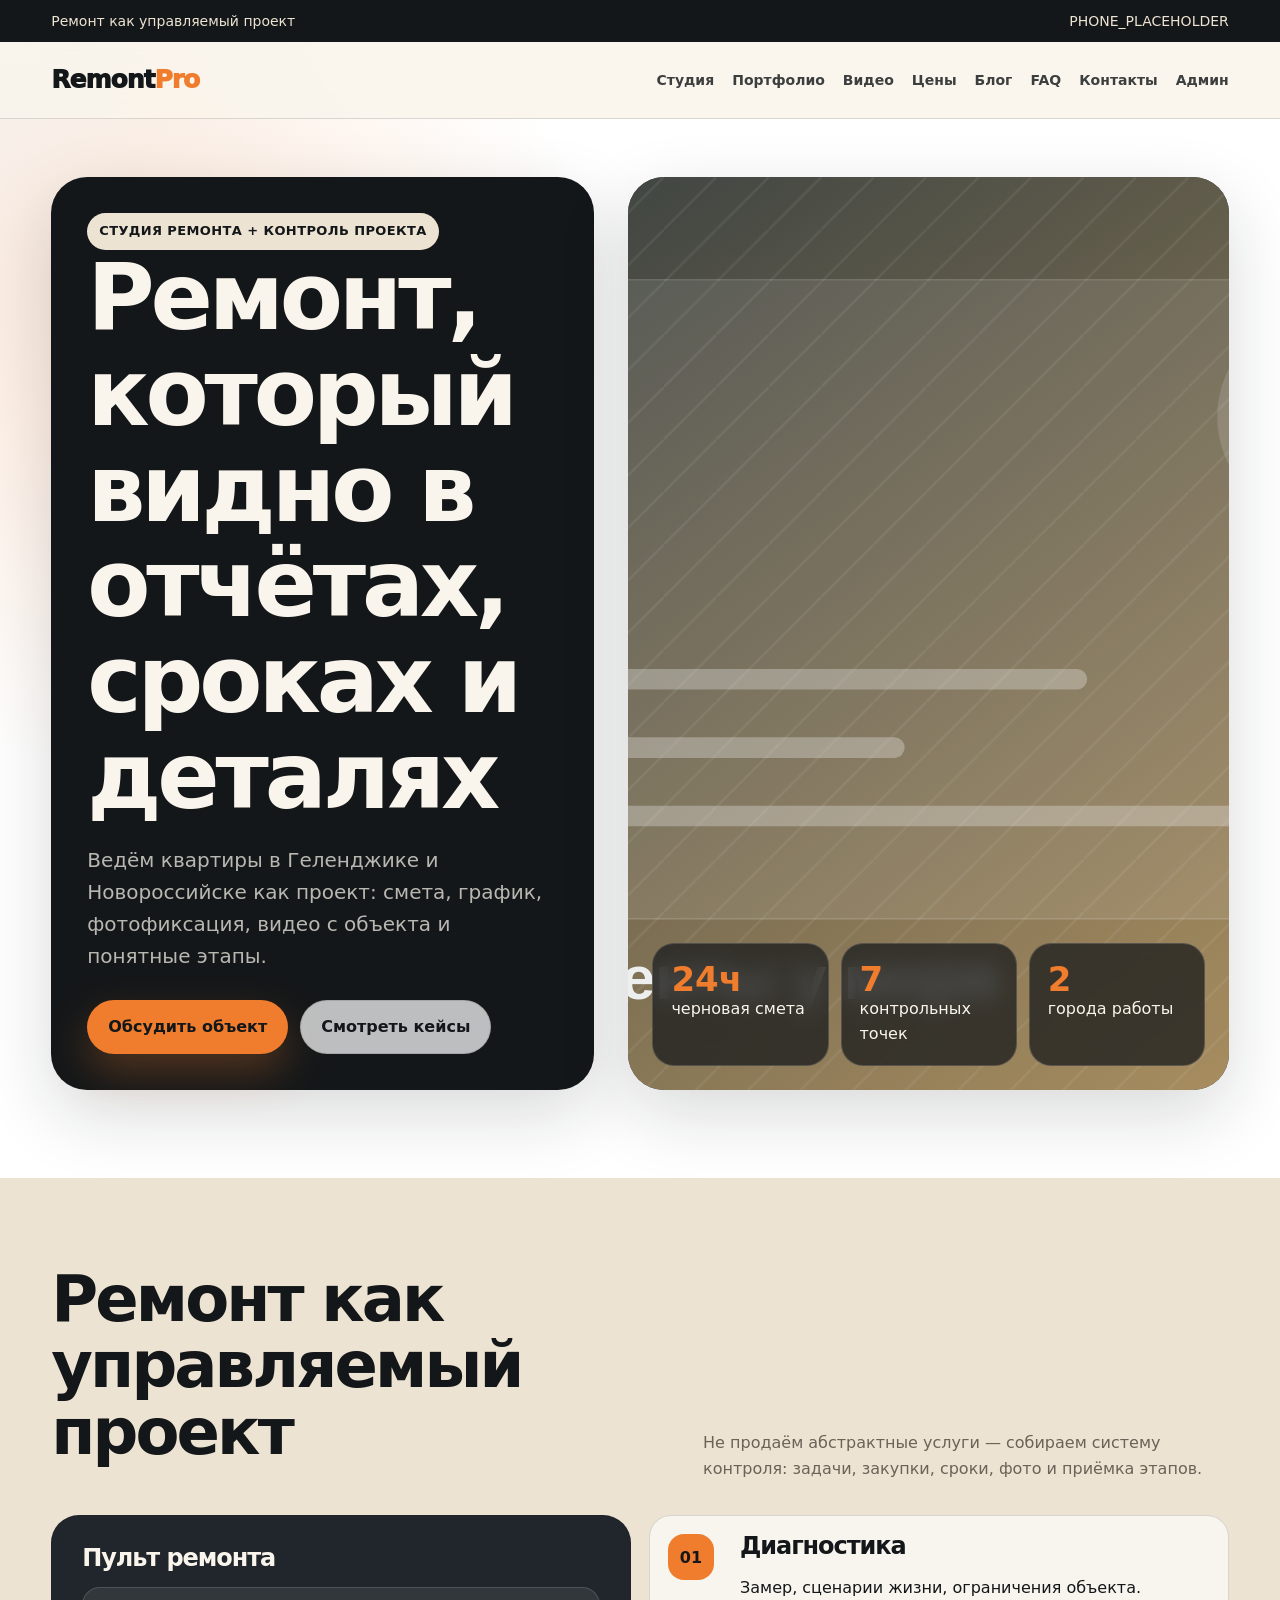
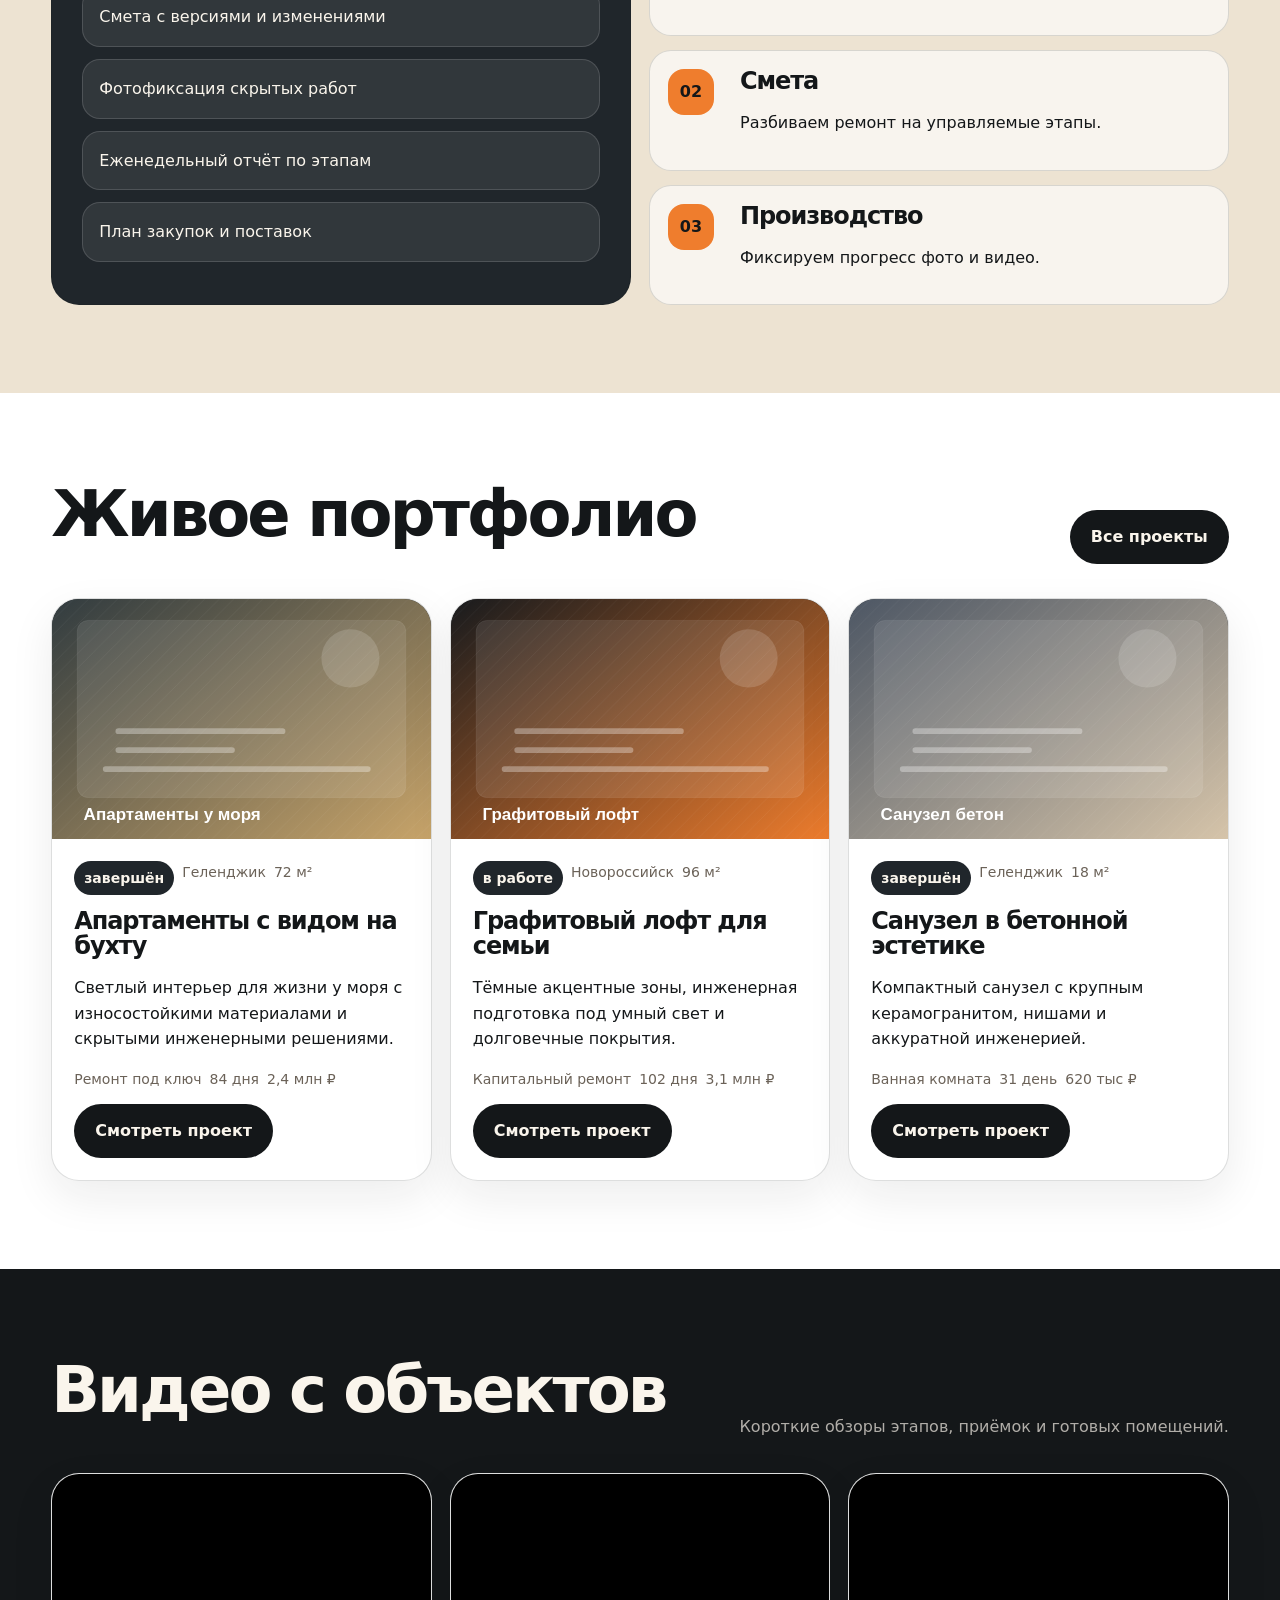
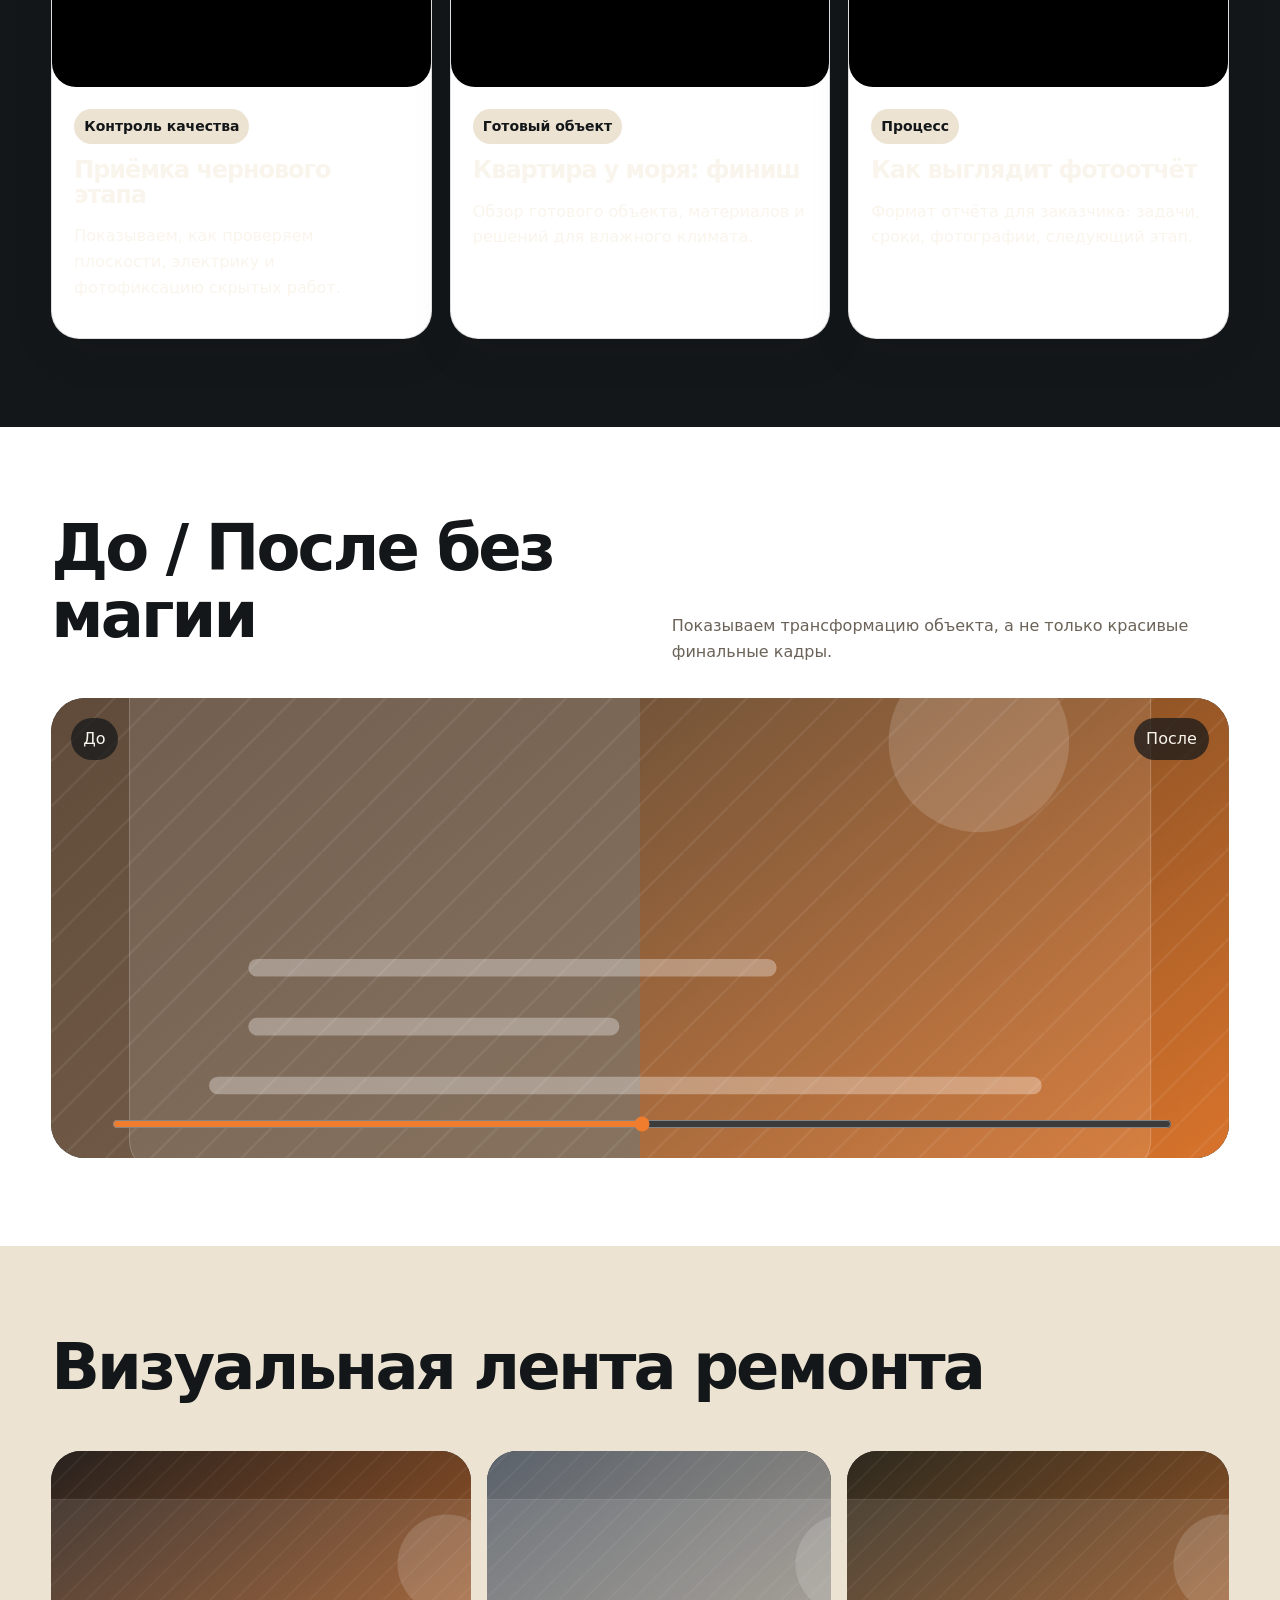
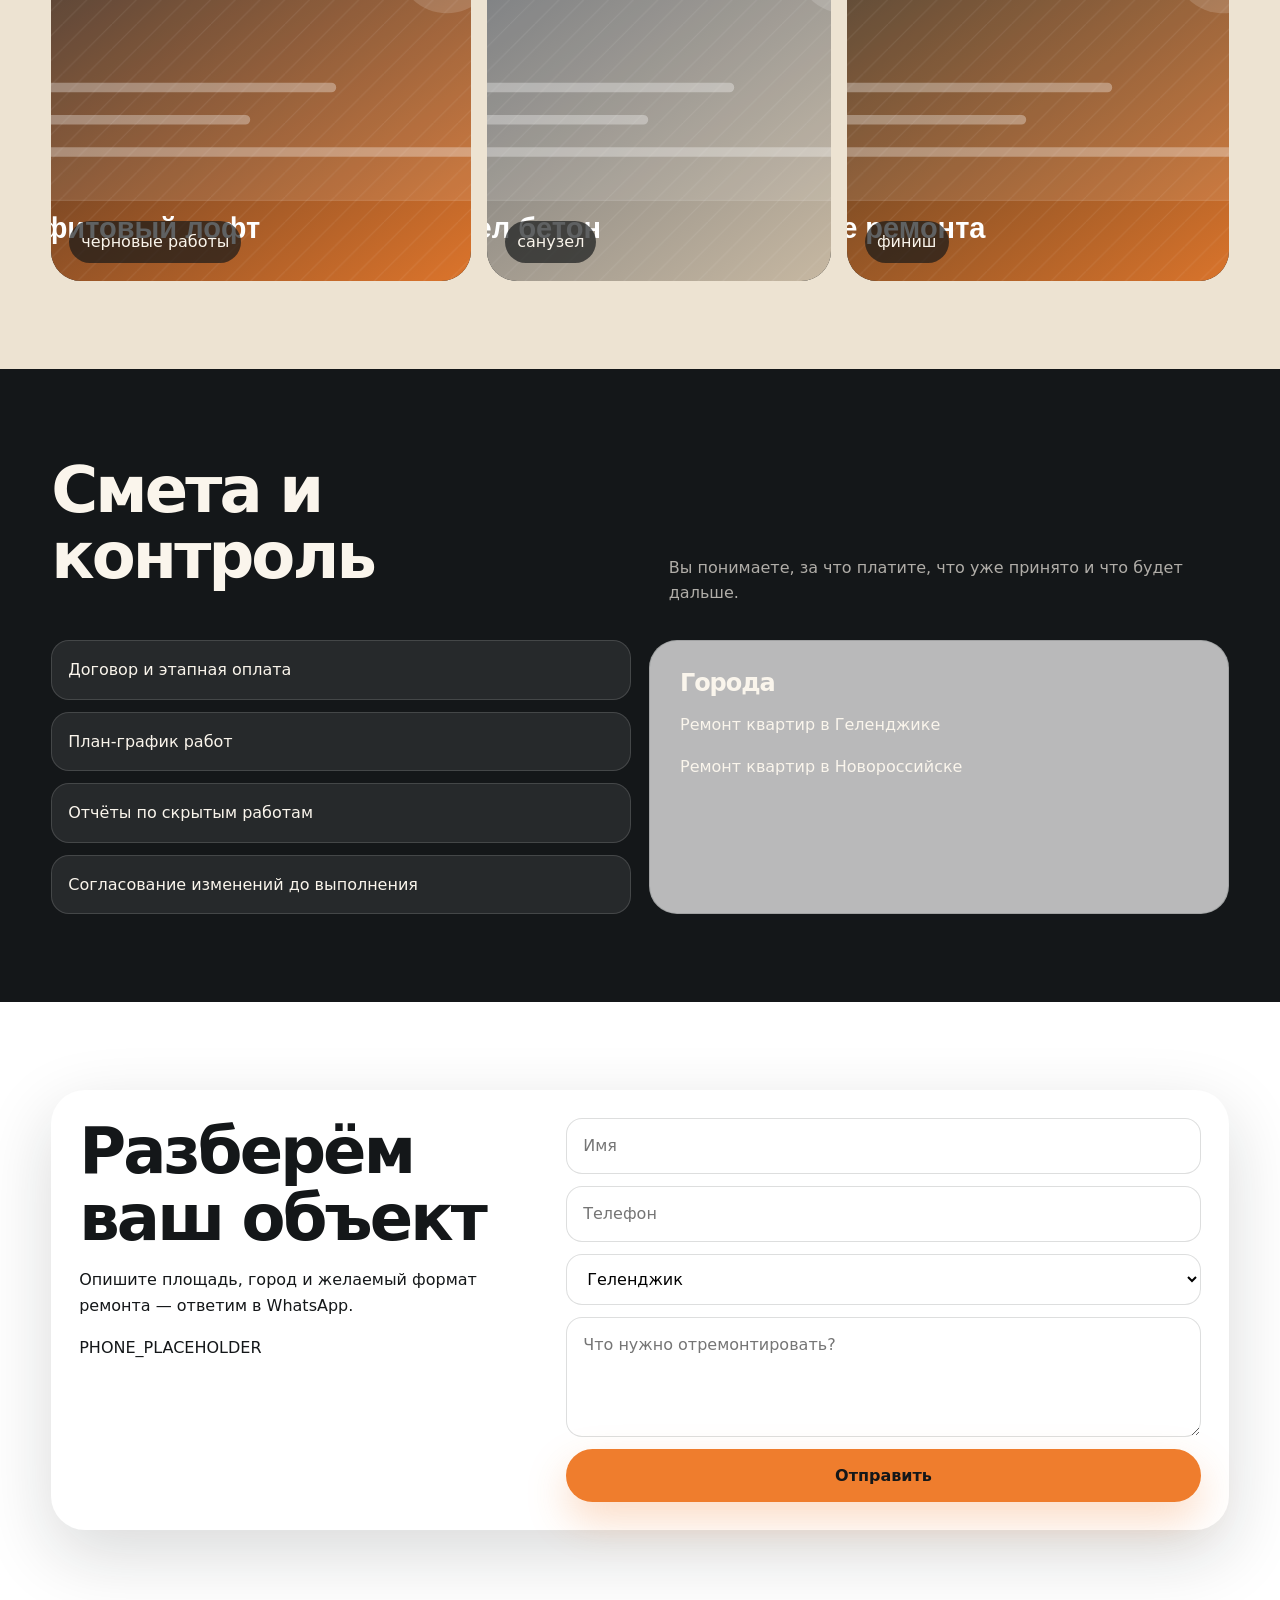
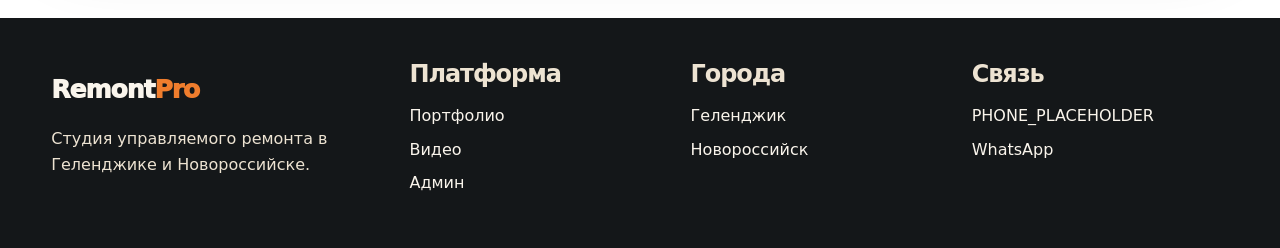
<file: index.html>
<!doctype html>
<html lang="ru">
  <head>
    <meta charset="utf-8" />
    <meta name="viewport" content="width=device-width, initial-scale=1" />
    <title>
      RemontPro — управляемый ремонт квартир в Геленджике и Новороссийске
    </title>
    <meta
      name="description"
      content="Современная ремонтная студия RemontPro: портфолио, видео с объектов, контроль сроков, сметы и фотоотчёты."
    />
    <link rel="canonical" href="SITE_URL_PLACEHOLDER/" />
    <meta
      property="og:title"
      content="RemontPro — управляемый ремонт квартир в Геленджике и Новороссийске"
    />
    <meta
      property="og:description"
      content="Современная ремонтная студия RemontPro: портфолио, видео с объектов, контроль сроков, сметы и фотоотчёты."
    />
    <meta property="og:type" content="website" />
    <meta property="og:url" content="SITE_URL_PLACEHOLDER/" />
    <meta
      property="og:image"
      content="SITE_URL_PLACEHOLDER/assets/images/project-coast.svg"
    />
    <link rel="stylesheet" href="assets/css/style.css" />
    <script type="application/ld+json">
      {
        "@context": "https://schema.org",
        "@type": "LocalBusiness",
        "name": "RemontPro",
        "url": "SITE_URL_PLACEHOLDER",
        "telephone": "PHONE_PLACEHOLDER",
        "areaServed": ["Геленджик", "Новороссийск"],
        "priceRange": "₽₽₽"
      }
    </script>
  </head>
  <body class="site-shell" data-root="">
    <div class="topline">
      <div class="container topline__inner">
        <span>Ремонт как управляемый проект</span
        ><a href="tel:PHONE_PLACEHOLDER">PHONE_PLACEHOLDER</a>
      </div>
    </div>
    <header class="header">
      <div class="container header__inner">
        <a class="logo" href="index.html">Remont<span>Pro</span></a>
        <nav class="nav" aria-label="Навигация">
          <a href="index.html">Студия</a>
          <a href="portfolio/">Портфолио</a>
          <a href="videos/">Видео</a>
          <a href="prices/">Цены</a>
          <a href="blog/">Блог</a>
          <a href="faq/">FAQ</a>
          <a href="contacts/">Контакты</a>
          <a href="admin/">Админ</a>
        </nav>
        <button class="burger" type="button" aria-expanded="false">Меню</button>
      </div>
    </header>
    <main>
      <section class="hero-studio">
        <div class="container hero-studio__grid">
          <div class="hero-copy">
            <div>
              <span class="kicker">студия ремонта + контроль проекта</span>
              <h1>Ремонт, который видно в отчётах, сроках и деталях</h1>
              <p class="lead">
                Ведём квартиры в Геленджике и Новороссийске как проект: смета,
                график, фотофиксация, видео с объекта и понятные этапы.
              </p>
              <div class="hero-actions">
                <a class="btn btn--accent" href="#lead">Обсудить объект</a
                ><a class="btn btn--light" href="portfolio/">Смотреть кейсы</a>
              </div>
            </div>
          </div>
          <div class="hero-media">
            <img
              src="assets/images/project-coast.svg"
              alt="Современный ремонт квартиры RemontPro"
            />
            <div class="hero-media__overlay">
              <div class="metric"><b>24ч</b>черновая смета</div>
              <div class="metric"><b>7</b>контрольных точек</div>
              <div class="metric"><b>2</b>города работы</div>
            </div>
          </div>
        </div>
      </section>
      <section class="section section--sand">
        <div class="container">
          <div class="section__head">
            <h2>Ремонт как управляемый проект</h2>
            <p>
              Не продаём абстрактные услуги — собираем систему контроля: задачи,
              закупки, сроки, фото и приёмка этапов.
            </p>
          </div>
          <div class="project-system">
            <div class="system-panel system-panel--dark">
              <h3>Пульт ремонта</h3>
              <ul class="board-list">
                <li>Смета с версиями и изменениями</li>
                <li>Фотофиксация скрытых работ</li>
                <li>Еженедельный отчёт по этапам</li>
                <li>План закупок и поставок</li>
              </ul>
            </div>
            <div class="timeline">
              <div class="timeline__item">
                <div>
                  <h3>Диагностика</h3>
                  <p>Замер, сценарии жизни, ограничения объекта.</p>
                </div>
              </div>
              <div class="timeline__item">
                <div>
                  <h3>Смета</h3>
                  <p>Разбиваем ремонт на управляемые этапы.</p>
                </div>
              </div>
              <div class="timeline__item">
                <div>
                  <h3>Производство</h3>
                  <p>Фиксируем прогресс фото и видео.</p>
                </div>
              </div>
            </div>
          </div>
        </div>
      </section>
      <section class="section">
        <div class="container">
          <div class="section__head">
            <h2>Живое портфолио</h2>
            <a class="btn btn--dark" href="portfolio/">Все проекты</a>
          </div>
          <div class="project-grid" data-projects data-projects-limit="3"></div>
        </div>
      </section>
      <section class="section section--dark">
        <div class="container">
          <div class="section__head">
            <h2>Видео с объектов</h2>
            <p>Короткие обзоры этапов, приёмок и готовых помещений.</p>
          </div>
          <div class="video-grid" data-videos data-videos-limit="3"></div>
        </div>
      </section>
      <section class="section">
        <div class="container">
          <div class="section__head">
            <h2>До / После без магии</h2>
            <p>
              Показываем трансформацию объекта, а не только красивые финальные
              кадры.
            </p>
          </div>
          <div class="before-after">
            <span class="before-after__label before-after__label--before"
              >До</span
            ><span class="before-after__label before-after__label--after"
              >После</span
            ><img
              src="assets/images/before.svg"
              alt="Квартира до ремонта"
            /><img
              class="before-after__after"
              src="assets/images/after.svg"
              alt="Квартира после ремонта"
            /><input
              type="range"
              min="0"
              max="100"
              value="50"
              aria-label="Сравнить до и после"
            />
          </div>
        </div>
      </section>
      <section class="section section--sand">
        <div class="container">
          <div class="section__head"><h2>Визуальная лента ремонта</h2></div>
          <div class="visual-feed">
            <div class="feed-card feed-card--tall">
              <img
                src="assets/images/project-loft.svg"
                alt="Черновой этап"
              /><span>черновые работы</span>
            </div>
            <div class="feed-card">
              <img
                src="assets/images/project-bath.svg"
                alt="Плиточные работы"
              /><span>санузел</span>
            </div>
            <div class="feed-card feed-card--tall">
              <img src="assets/images/after.svg" alt="Финальная отделка" /><span
                >финиш</span
              >
            </div>
          </div>
        </div>
      </section>
      <section class="section section--dark">
        <div class="container">
          <div class="section__head">
            <h2>Смета и контроль</h2>
            <p>
              Вы понимаете, за что платите, что уже принято и что будет дальше.
            </p>
          </div>
          <div class="control-board">
            <ul class="board-list">
              <li>Договор и этапная оплата</li>
              <li>План-график работ</li>
              <li>Отчёты по скрытым работам</li>
              <li>Согласование изменений до выполнения</li>
            </ul>
            <div class="system-panel">
              <h3>Города</h3>
              <p>
                <a href="goroda/gelendzhik/">Ремонт квартир в Геленджике</a>
              </p>
              <p>
                <a href="goroda/novorossiysk/"
                  >Ремонт квартир в Новороссийске</a
                >
              </p>
            </div>
          </div>
        </div>
      </section>
      <section class="section" id="lead">
        <div class="container contact-panel">
          <div>
            <h2>Разберём ваш объект</h2>
            <p>
              Опишите площадь, город и желаемый формат ремонта — ответим в
              WhatsApp.
            </p>
            <p><a href="tel:PHONE_PLACEHOLDER">PHONE_PLACEHOLDER</a></p>
          </div>
          <form class="form" data-lead-form>
            <input required placeholder="Имя" /><input
              required
              placeholder="Телефон"
            /><select>
              <option>Геленджик</option>
              <option>Новороссийск</option></select
            ><textarea placeholder="Что нужно отремонтировать?"></textarea
            ><button class="btn btn--accent">Отправить</button>
          </form>
        </div>
      </section>
    </main>
    <footer class="footer">
      <div class="container footer__grid">
        <div>
          <a class="logo" href="index.html">Remont<span>Pro</span></a>
          <p>Студия управляемого ремонта в Геленджике и Новороссийске.</p>
        </div>
        <div>
          <h3>Платформа</h3>
          <a href="portfolio/">Портфолио</a><a href="videos/">Видео</a
          ><a href="admin/">Админ</a>
        </div>
        <div>
          <h3>Города</h3>
          <a href="goroda/gelendzhik/">Геленджик</a
          ><a href="goroda/novorossiysk/">Новороссийск</a>
        </div>
        <div>
          <h3>Связь</h3>
          <a href="tel:PHONE_PLACEHOLDER">PHONE_PLACEHOLDER</a
          ><a
            href="https://wa.me/PHONE_PLACEHOLDER?text=%D0%97%D0%B0%D1%8F%D0%B2%D0%BA%D0%B0"
            data-whatsapp-link
            >WhatsApp</a
          >
        </div>
      </div>
    </footer>
    <script src="assets/js/main.js"></script>
  </body>
</html>
</file>
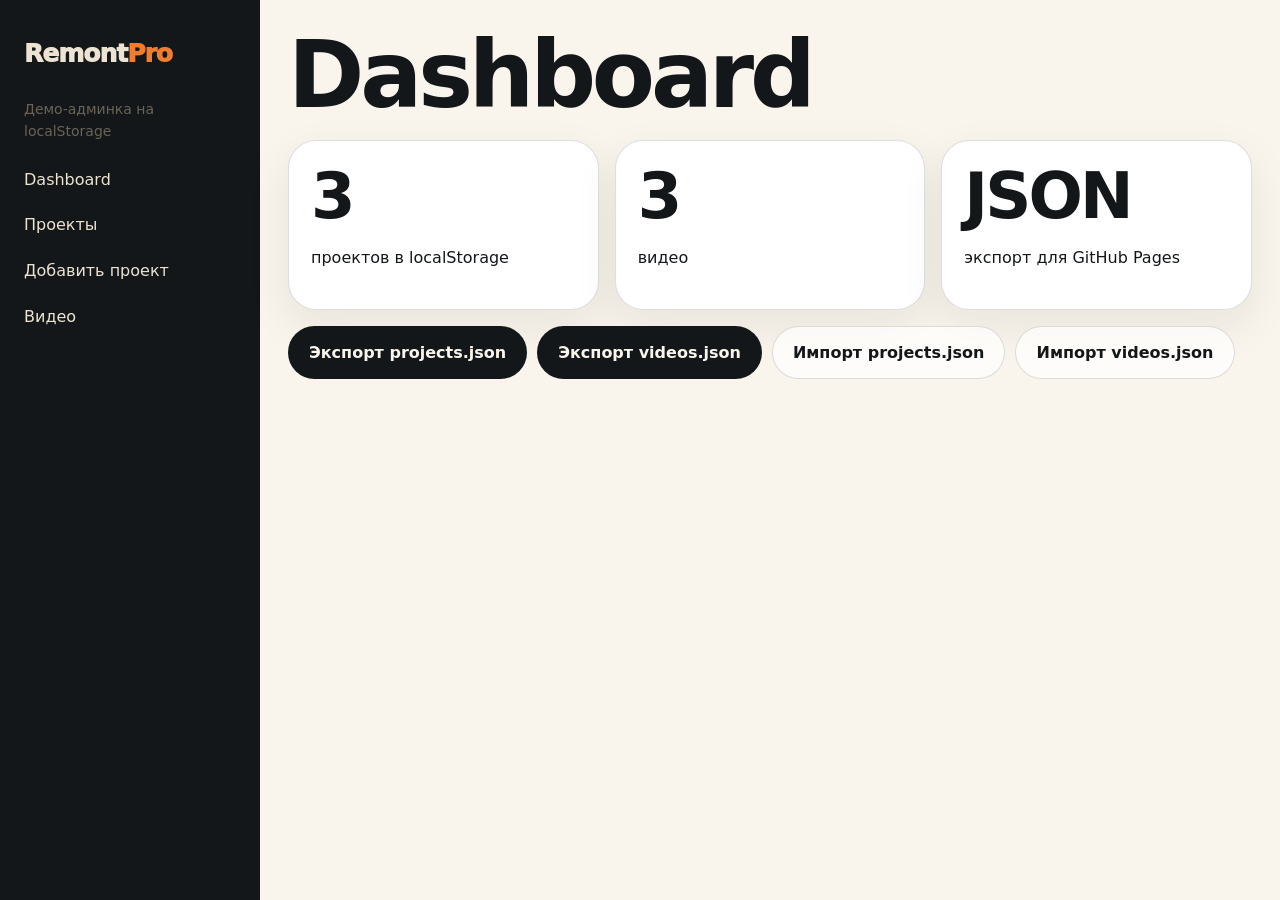
<file: admin/index.html>
<!doctype html>
<html lang="ru">
  <head>
    <meta charset="utf-8" />
    <meta name="viewport" content="width=device-width, initial-scale=1" />
    <title>Админ RemontPro</title>
    <link rel="stylesheet" href="../assets/css/style.css" />
  </head>
  <body>
    <div class="admin-layout">
      <aside class="admin-sidebar">
        <a class="logo" href="../index.html">Remont<span>Pro</span></a>
        <p class="small">Демо-админка на localStorage</p>
        <a href="index.html">Dashboard</a><a href="portfolio.html">Проекты</a
        ><a href="project-edit.html">Добавить проект</a
        ><a href="videos.html">Видео</a>
      </aside>
      <main class="admin-main">
        <h1>Dashboard</h1>
        <div id="dashboardStats" class="admin-grid"></div>
        <div class="toolbar">
          <button class="btn btn--dark" id="exportProjects">
            Экспорт projects.json</button
          ><button class="btn btn--dark" id="exportVideos">
            Экспорт videos.json</button
          ><label class="btn btn--light"
            >Импорт projects.json<input
              hidden
              type="file"
              id="importProjects"
              accept=".json" /></label
          ><label class="btn btn--light"
            >Импорт videos.json<input
              hidden
              type="file"
              id="importVideos"
              accept=".json"
          /></label>
        </div>
      </main>
    </div>
    <script src="../assets/js/admin.js"></script>
  </body>
</html>
</file>
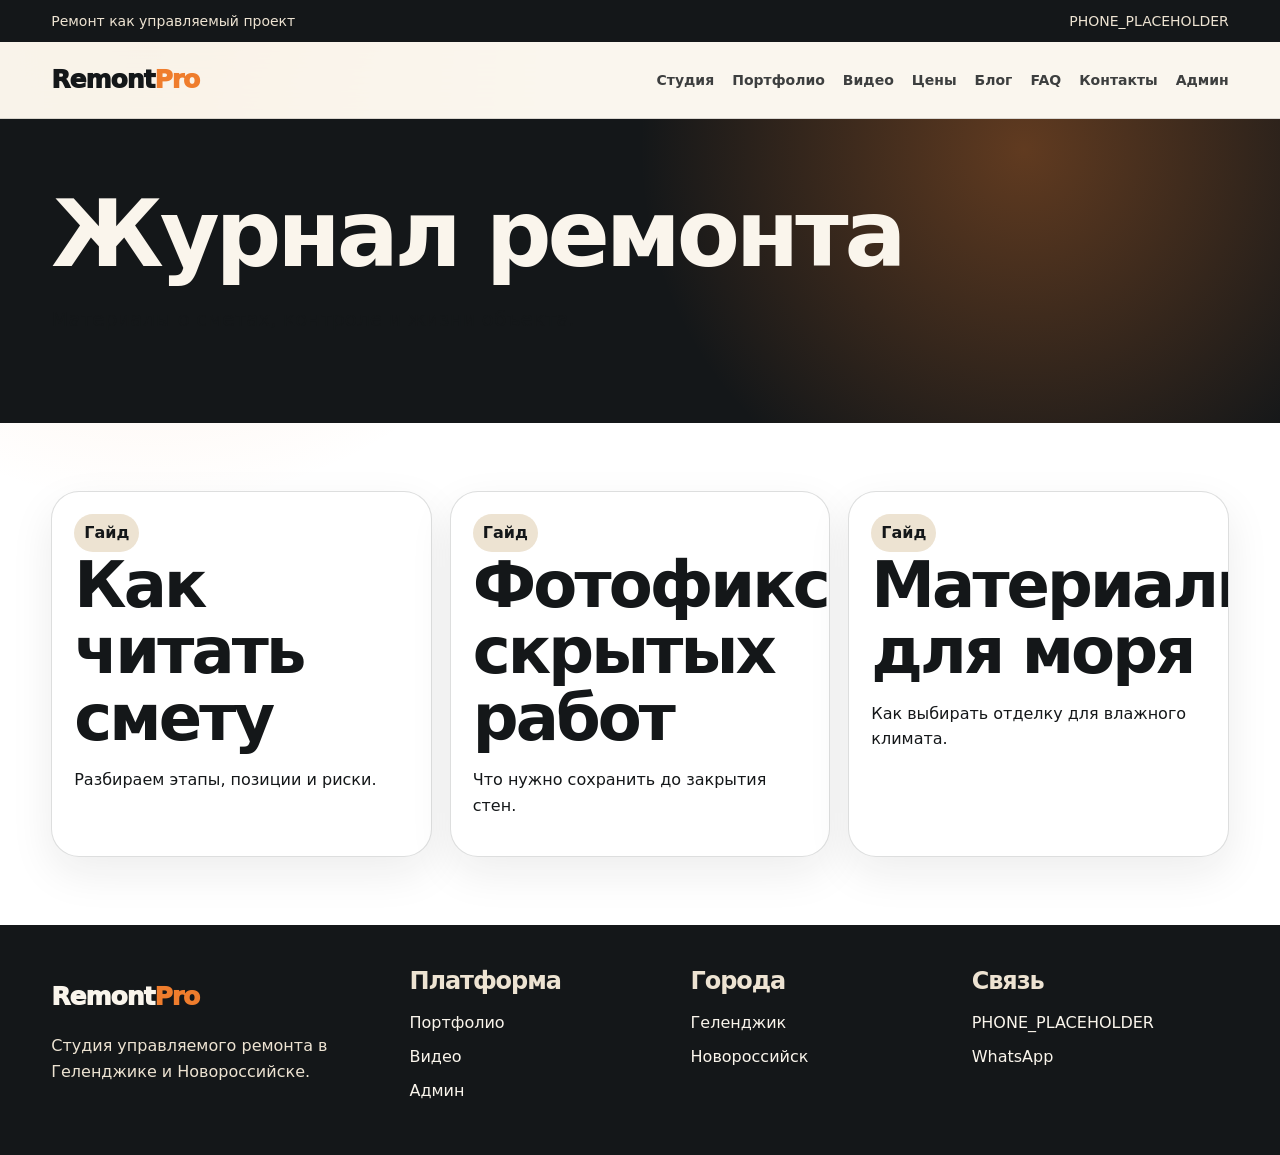
<file: blog/index.html>
<!doctype html>
<html lang="ru">
  <head>
    <meta charset="utf-8" />
    <meta name="viewport" content="width=device-width, initial-scale=1" />
    <title>Блог RemontPro</title>
    <meta
      name="description"
      content="Статьи о ремонте, контроле и материалах."
    />
    <link rel="canonical" href="SITE_URL_PLACEHOLDER/" />
    <meta property="og:title" content="Блог RemontPro" />
    <meta
      property="og:description"
      content="Статьи о ремонте, контроле и материалах."
    />
    <meta property="og:type" content="website" />
    <meta property="og:url" content="SITE_URL_PLACEHOLDER/" />
    <meta
      property="og:image"
      content="SITE_URL_PLACEHOLDER/assets/images/project-coast.svg"
    />
    <link rel="stylesheet" href="../assets/css/style.css" />
  </head>
  <body class="site-shell" data-root="../">
    <div class="topline">
      <div class="container topline__inner">
        <span>Ремонт как управляемый проект</span
        ><a href="tel:PHONE_PLACEHOLDER">PHONE_PLACEHOLDER</a>
      </div>
    </div>
    <header class="header">
      <div class="container header__inner">
        <a class="logo" href="../index.html">Remont<span>Pro</span></a>
        <nav class="nav" aria-label="Навигация">
          <a href="../index.html">Студия</a>
          <a href="../portfolio/">Портфолио</a>
          <a href="../videos/">Видео</a>
          <a href="../prices/">Цены</a>
          <a href="../blog/">Блог</a>
          <a href="../faq/">FAQ</a>
          <a href="../contacts/">Контакты</a>
          <a href="../admin/">Админ</a>
        </nav>
        <button class="burger" type="button" aria-expanded="false">Меню</button>
      </div>
    </header>
    <main>
      <section class="subhero">
        <div class="container">
          <h1>Журнал ремонта</h1>
          <p class="lead">Материалы о сметах, контроле и жизни объекта.</p>
        </div>
      </section>
      <section class="content">
        <div class="container article-grid">
          <article class="article-card">
            <span class="pill">Гайд</span>
            <h2>Как читать смету</h2>
            <p>Разбираем этапы, позиции и риски.</p>
          </article>
          <article class="article-card">
            <span class="pill">Гайд</span>
            <h2>Фотофиксация скрытых работ</h2>
            <p>Что нужно сохранить до закрытия стен.</p>
          </article>
          <article class="article-card">
            <span class="pill">Гайд</span>
            <h2>Материалы для моря</h2>
            <p>Как выбирать отделку для влажного климата.</p>
          </article>
        </div>
      </section>
    </main>
    <footer class="footer">
      <div class="container footer__grid">
        <div>
          <a class="logo" href="../index.html">Remont<span>Pro</span></a>
          <p>Студия управляемого ремонта в Геленджике и Новороссийске.</p>
        </div>
        <div>
          <h3>Платформа</h3>
          <a href="../portfolio/">Портфолио</a><a href="../videos/">Видео</a
          ><a href="../admin/">Админ</a>
        </div>
        <div>
          <h3>Города</h3>
          <a href="../goroda/gelendzhik/">Геленджик</a
          ><a href="../goroda/novorossiysk/">Новороссийск</a>
        </div>
        <div>
          <h3>Связь</h3>
          <a href="tel:PHONE_PLACEHOLDER">PHONE_PLACEHOLDER</a
          ><a
            href="https://wa.me/PHONE_PLACEHOLDER?text=%D0%97%D0%B0%D1%8F%D0%B2%D0%BA%D0%B0"
            data-whatsapp-link
            >WhatsApp</a
          >
        </div>
      </div>
    </footer>
    <script src="../assets/js/main.js"></script>
  </body>
</html>
</file>
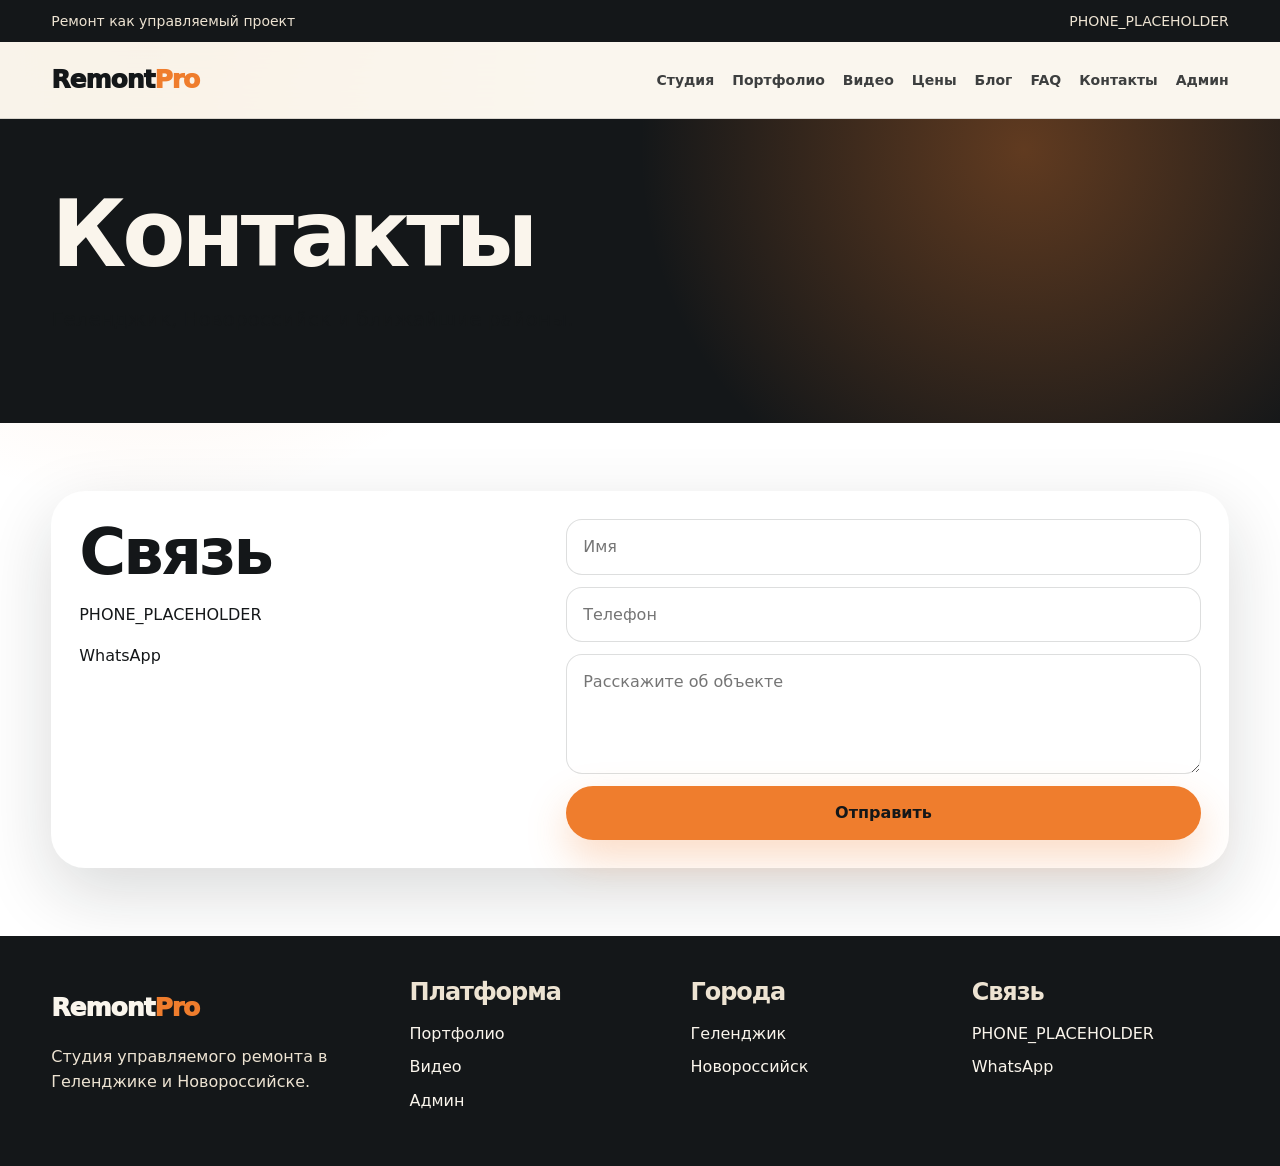
<file: contacts/index.html>
<!doctype html>
<html lang="ru">
  <head>
    <meta charset="utf-8" />
    <meta name="viewport" content="width=device-width, initial-scale=1" />
    <title>Контакты RemontPro</title>
    <meta name="description" content="Контакты RemontPro и форма заявки." />
    <link rel="canonical" href="SITE_URL_PLACEHOLDER/" />
    <meta property="og:title" content="Контакты RemontPro" />
    <meta
      property="og:description"
      content="Контакты RemontPro и форма заявки."
    />
    <meta property="og:type" content="website" />
    <meta property="og:url" content="SITE_URL_PLACEHOLDER/" />
    <meta
      property="og:image"
      content="SITE_URL_PLACEHOLDER/assets/images/project-coast.svg"
    />
    <link rel="stylesheet" href="../assets/css/style.css" />
  </head>
  <body class="site-shell" data-root="../">
    <div class="topline">
      <div class="container topline__inner">
        <span>Ремонт как управляемый проект</span
        ><a href="tel:PHONE_PLACEHOLDER">PHONE_PLACEHOLDER</a>
      </div>
    </div>
    <header class="header">
      <div class="container header__inner">
        <a class="logo" href="../index.html">Remont<span>Pro</span></a>
        <nav class="nav" aria-label="Навигация">
          <a href="../index.html">Студия</a>
          <a href="../portfolio/">Портфолио</a>
          <a href="../videos/">Видео</a>
          <a href="../prices/">Цены</a>
          <a href="../blog/">Блог</a>
          <a href="../faq/">FAQ</a>
          <a href="../contacts/">Контакты</a>
          <a href="../admin/">Админ</a>
        </nav>
        <button class="burger" type="button" aria-expanded="false">Меню</button>
      </div>
    </header>
    <main>
      <section class="subhero">
        <div class="container">
          <h1>Контакты</h1>
          <p class="lead">Геленджик, Новороссийск и ближайшие районы.</p>
        </div>
      </section>
      <section class="content">
        <div class="container contact-panel">
          <div>
            <h2>Связь</h2>
            <p><a href="tel:PHONE_PLACEHOLDER">PHONE_PLACEHOLDER</a></p>
            <p>
              <a href="https://wa.me/PHONE_PLACEHOLDER" data-whatsapp-link
                >WhatsApp</a
              >
            </p>
          </div>
          <form class="form" data-lead-form>
            <input required placeholder="Имя" /><input
              required
              placeholder="Телефон"
            /><textarea placeholder="Расскажите об объекте"></textarea
            ><button class="btn btn--accent">Отправить</button>
          </form>
        </div>
      </section>
    </main>
    <footer class="footer">
      <div class="container footer__grid">
        <div>
          <a class="logo" href="../index.html">Remont<span>Pro</span></a>
          <p>Студия управляемого ремонта в Геленджике и Новороссийске.</p>
        </div>
        <div>
          <h3>Платформа</h3>
          <a href="../portfolio/">Портфолио</a><a href="../videos/">Видео</a
          ><a href="../admin/">Админ</a>
        </div>
        <div>
          <h3>Города</h3>
          <a href="../goroda/gelendzhik/">Геленджик</a
          ><a href="../goroda/novorossiysk/">Новороссийск</a>
        </div>
        <div>
          <h3>Связь</h3>
          <a href="tel:PHONE_PLACEHOLDER">PHONE_PLACEHOLDER</a
          ><a
            href="https://wa.me/PHONE_PLACEHOLDER?text=%D0%97%D0%B0%D1%8F%D0%B2%D0%BA%D0%B0"
            data-whatsapp-link
            >WhatsApp</a
          >
        </div>
      </div>
    </footer>
    <script src="../assets/js/main.js"></script>
  </body>
</html>
</file>
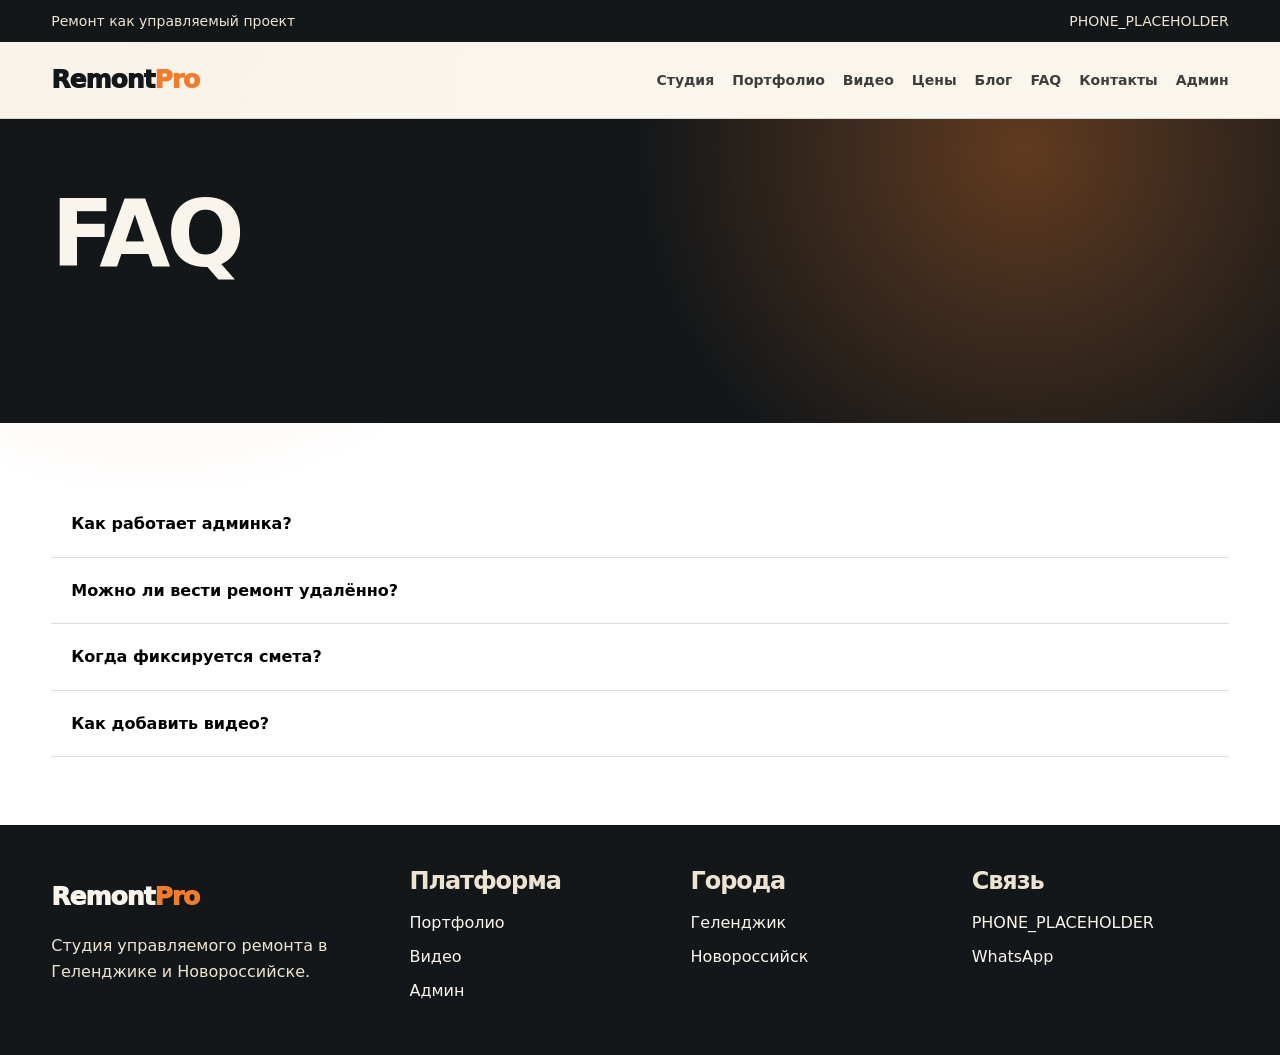
<file: faq/index.html>
<!doctype html>
<html lang="ru">
  <head>
    <meta charset="utf-8" />
    <meta name="viewport" content="width=device-width, initial-scale=1" />
    <title>FAQ RemontPro</title>
    <meta name="description" content="Частые вопросы RemontPro." />
    <link rel="canonical" href="SITE_URL_PLACEHOLDER/" />
    <meta property="og:title" content="FAQ RemontPro" />
    <meta property="og:description" content="Частые вопросы RemontPro." />
    <meta property="og:type" content="website" />
    <meta property="og:url" content="SITE_URL_PLACEHOLDER/" />
    <meta
      property="og:image"
      content="SITE_URL_PLACEHOLDER/assets/images/project-coast.svg"
    />
    <link rel="stylesheet" href="../assets/css/style.css" />
  </head>
  <body class="site-shell" data-root="../">
    <div class="topline">
      <div class="container topline__inner">
        <span>Ремонт как управляемый проект</span
        ><a href="tel:PHONE_PLACEHOLDER">PHONE_PLACEHOLDER</a>
      </div>
    </div>
    <header class="header">
      <div class="container header__inner">
        <a class="logo" href="../index.html">Remont<span>Pro</span></a>
        <nav class="nav" aria-label="Навигация">
          <a href="../index.html">Студия</a>
          <a href="../portfolio/">Портфолио</a>
          <a href="../videos/">Видео</a>
          <a href="../prices/">Цены</a>
          <a href="../blog/">Блог</a>
          <a href="../faq/">FAQ</a>
          <a href="../contacts/">Контакты</a>
          <a href="../admin/">Админ</a>
        </nav>
        <button class="burger" type="button" aria-expanded="false">Меню</button>
      </div>
    </header>
    <main>
      <section class="subhero">
        <div class="container">
          <h1>FAQ</h1>
          <p class="lead">Ответы о ремонте как управляемом проекте.</p>
        </div>
      </section>
      <section class="content">
        <div class="container">
          <div class="faq-item">
            <button class="faq-question">Как работает админка?</button>
            <div class="faq-answer">
              Это demo-админка на localStorage для подготовки JSON.
            </div>
          </div>
          <div class="faq-item">
            <button class="faq-question">
              Можно ли вести ремонт удалённо?
            </button>
            <div class="faq-answer">Да, используем фото и видеоотчёты.</div>
          </div>
          <div class="faq-item">
            <button class="faq-question">Когда фиксируется смета?</button>
            <div class="faq-answer">
              После замера и согласования состава работ.
            </div>
          </div>
          <div class="faq-item">
            <button class="faq-question">Как добавить видео?</button>
            <div class="faq-answer">Через videos.json или демо-админку.</div>
          </div>
        </div>
      </section>
      <script type="application/ld+json">
        { "@context": "https://schema.org", "@type": "FAQPage" }
      </script>
    </main>
    <footer class="footer">
      <div class="container footer__grid">
        <div>
          <a class="logo" href="../index.html">Remont<span>Pro</span></a>
          <p>Студия управляемого ремонта в Геленджике и Новороссийске.</p>
        </div>
        <div>
          <h3>Платформа</h3>
          <a href="../portfolio/">Портфолио</a><a href="../videos/">Видео</a
          ><a href="../admin/">Админ</a>
        </div>
        <div>
          <h3>Города</h3>
          <a href="../goroda/gelendzhik/">Геленджик</a
          ><a href="../goroda/novorossiysk/">Новороссийск</a>
        </div>
        <div>
          <h3>Связь</h3>
          <a href="tel:PHONE_PLACEHOLDER">PHONE_PLACEHOLDER</a
          ><a
            href="https://wa.me/PHONE_PLACEHOLDER?text=%D0%97%D0%B0%D1%8F%D0%B2%D0%BA%D0%B0"
            data-whatsapp-link
            >WhatsApp</a
          >
        </div>
      </div>
    </footer>
    <script src="../assets/js/main.js"></script>
  </body>
</html>
</file>
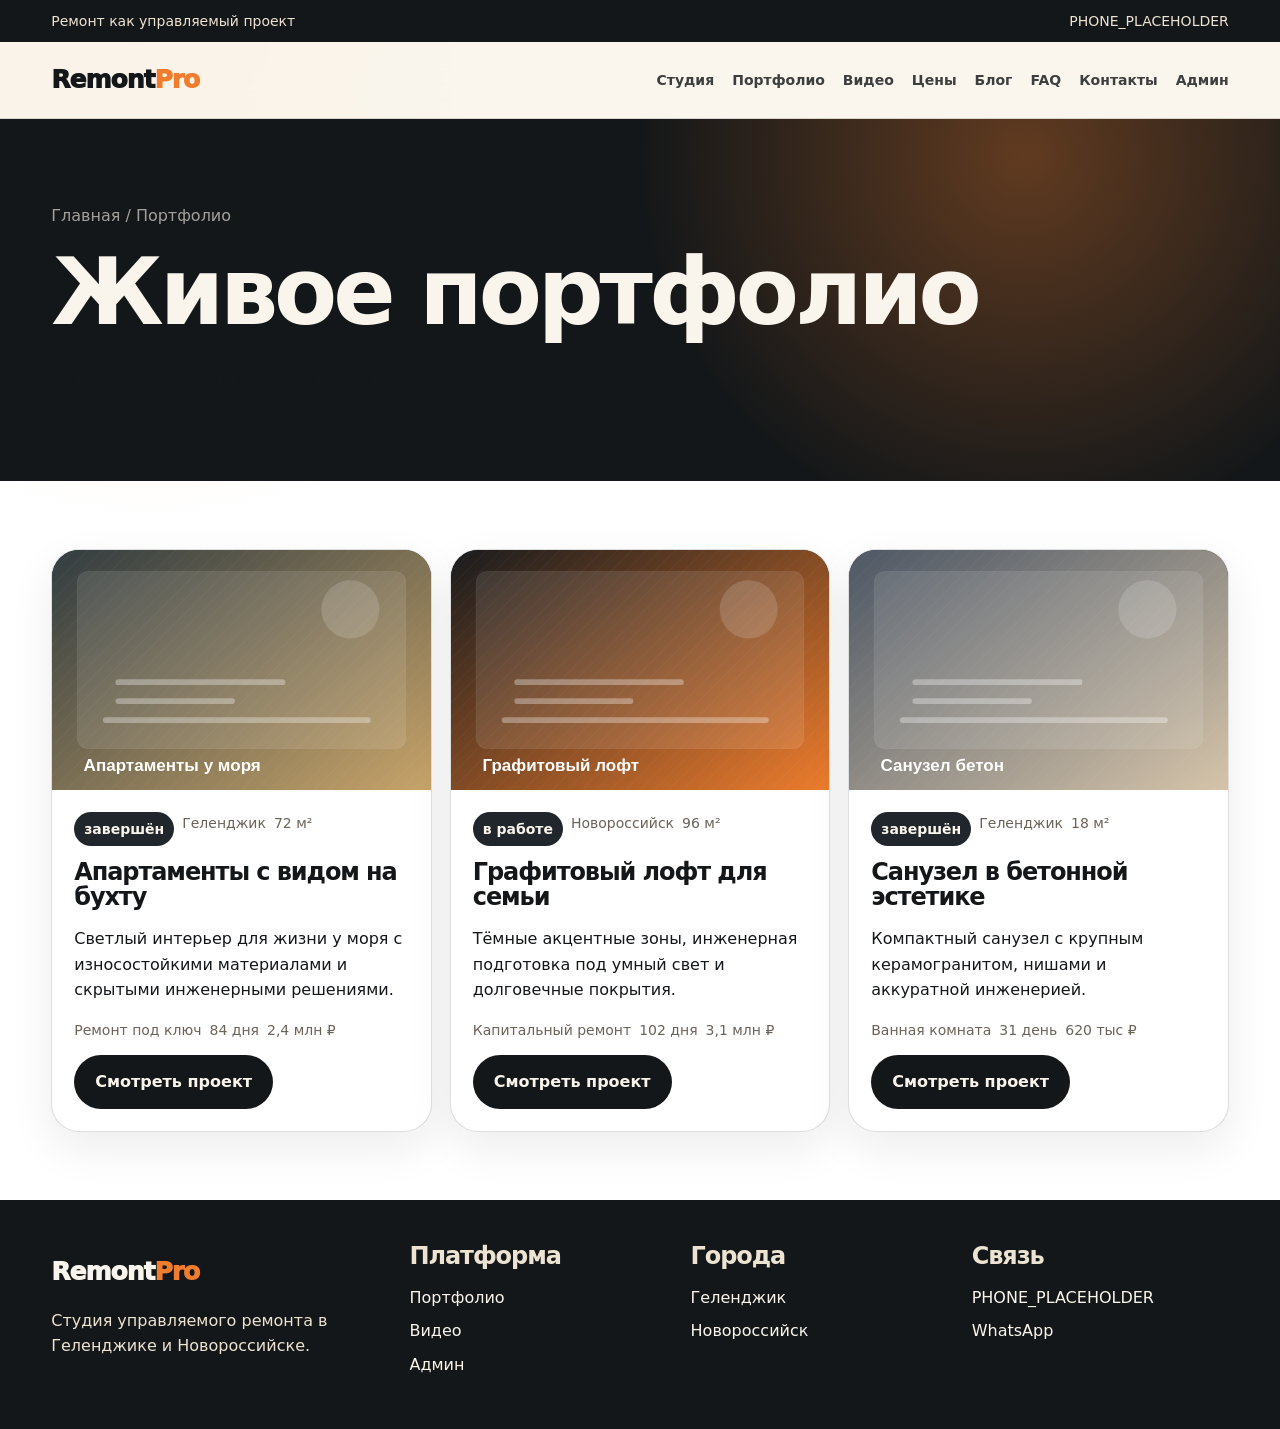
<file: portfolio/index.html>
<!doctype html>
<html lang="ru">
  <head>
    <meta charset="utf-8" />
    <meta name="viewport" content="width=device-width, initial-scale=1" />
    <title>Портфолио RemontPro — живые проекты ремонта</title>
    <meta
      name="description"
      content="Проекты RemontPro из JSON: город, площадь, бюджет, сроки, галерея и видео."
    />
    <link rel="canonical" href="SITE_URL_PLACEHOLDER/" />
    <meta
      property="og:title"
      content="Портфолио RemontPro — живые проекты ремонта"
    />
    <meta
      property="og:description"
      content="Проекты RemontPro из JSON: город, площадь, бюджет, сроки, галерея и видео."
    />
    <meta property="og:type" content="website" />
    <meta property="og:url" content="SITE_URL_PLACEHOLDER/" />
    <meta
      property="og:image"
      content="SITE_URL_PLACEHOLDER/assets/images/project-coast.svg"
    />
    <link rel="stylesheet" href="../assets/css/style.css" />
  </head>
  <body class="site-shell" data-root="../">
    <div class="topline">
      <div class="container topline__inner">
        <span>Ремонт как управляемый проект</span
        ><a href="tel:PHONE_PLACEHOLDER">PHONE_PLACEHOLDER</a>
      </div>
    </div>
    <header class="header">
      <div class="container header__inner">
        <a class="logo" href="../index.html">Remont<span>Pro</span></a>
        <nav class="nav" aria-label="Навигация">
          <a href="../index.html">Студия</a>
          <a href="../portfolio/">Портфолио</a>
          <a href="../videos/">Видео</a>
          <a href="../prices/">Цены</a>
          <a href="../blog/">Блог</a>
          <a href="../faq/">FAQ</a>
          <a href="../contacts/">Контакты</a>
          <a href="../admin/">Админ</a>
        </nav>
        <button class="burger" type="button" aria-expanded="false">Меню</button>
      </div>
    </header>
    <main>
      <section class="subhero">
        <div class="container">
          <p class="breadcrumbs">
            <a href="../index.html">Главная</a> / Портфолио
          </p>
          <h1>Живое портфолио</h1>
          <p class="lead">
            Карточки автоматически читаются из assets/data/projects.json.
          </p>
        </div>
      </section>
      <section class="content">
        <div class="container">
          <div class="project-grid" data-projects></div>
        </div>
      </section>
    </main>
    <footer class="footer">
      <div class="container footer__grid">
        <div>
          <a class="logo" href="../index.html">Remont<span>Pro</span></a>
          <p>Студия управляемого ремонта в Геленджике и Новороссийске.</p>
        </div>
        <div>
          <h3>Платформа</h3>
          <a href="../portfolio/">Портфолио</a><a href="../videos/">Видео</a
          ><a href="../admin/">Админ</a>
        </div>
        <div>
          <h3>Города</h3>
          <a href="../goroda/gelendzhik/">Геленджик</a
          ><a href="../goroda/novorossiysk/">Новороссийск</a>
        </div>
        <div>
          <h3>Связь</h3>
          <a href="tel:PHONE_PLACEHOLDER">PHONE_PLACEHOLDER</a
          ><a
            href="https://wa.me/PHONE_PLACEHOLDER?text=%D0%97%D0%B0%D1%8F%D0%B2%D0%BA%D0%B0"
            data-whatsapp-link
            >WhatsApp</a
          >
        </div>
      </div>
    </footer>
    <script src="../assets/js/main.js"></script>
  </body>
</html>
</file>
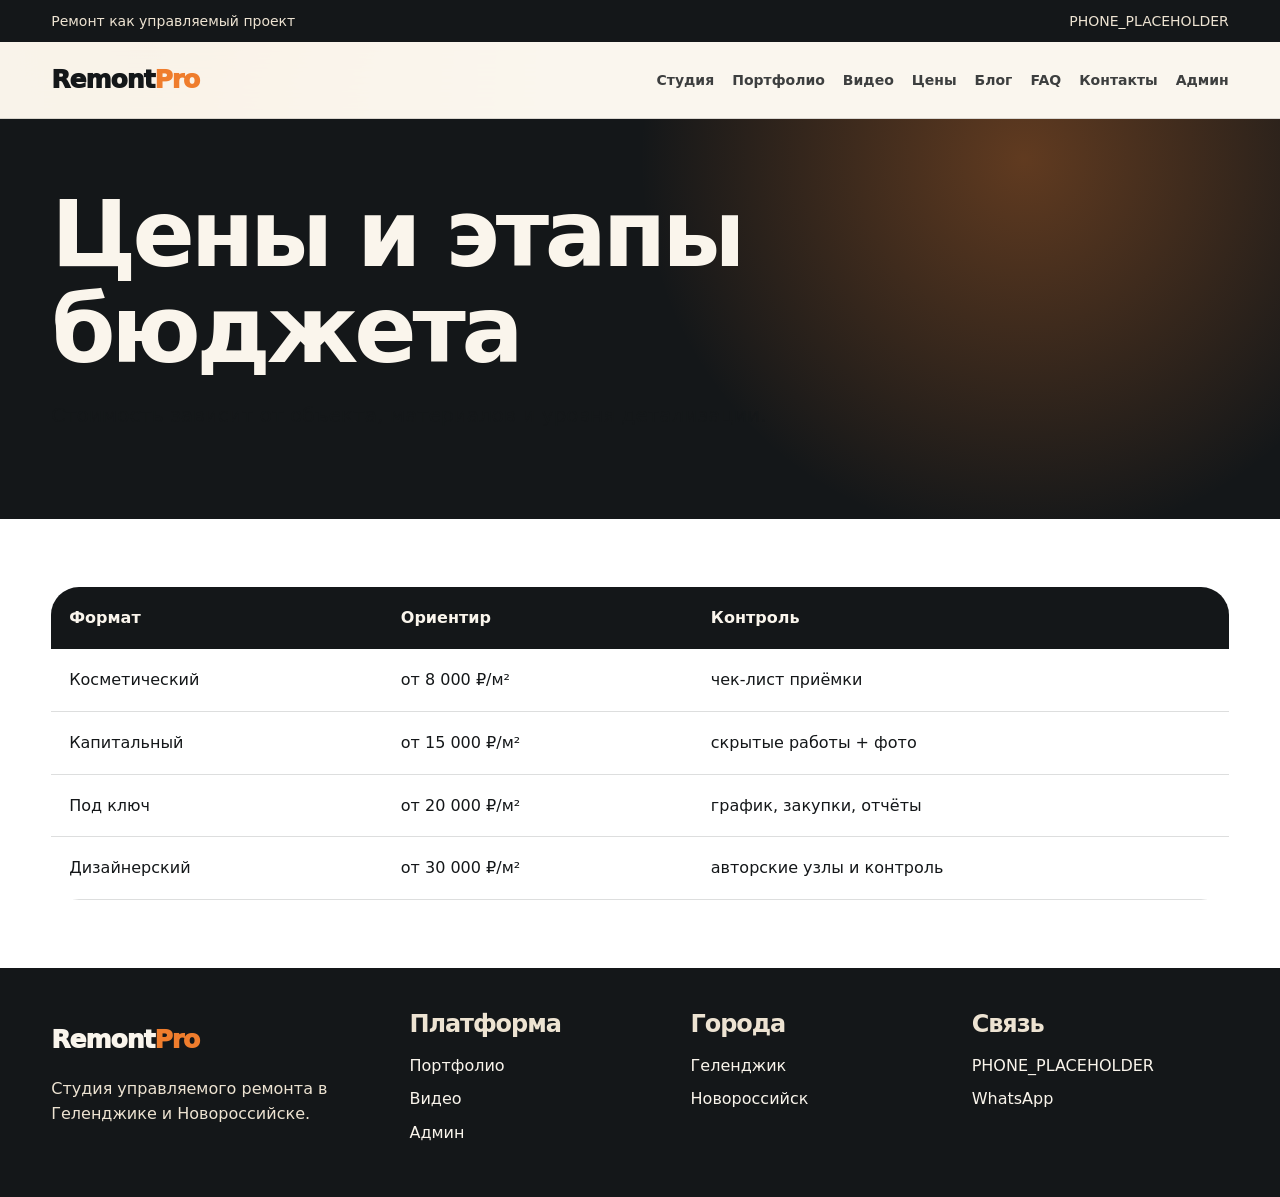
<file: prices/index.html>
<!doctype html>
<html lang="ru">
  <head>
    <meta charset="utf-8" />
    <meta name="viewport" content="width=device-width, initial-scale=1" />
    <title>Цены RemontPro</title>
    <meta
      name="description"
      content="Ориентиры цен на управляемый ремонт квартир."
    />
    <link rel="canonical" href="SITE_URL_PLACEHOLDER/" />
    <meta property="og:title" content="Цены RemontPro" />
    <meta
      property="og:description"
      content="Ориентиры цен на управляемый ремонт квартир."
    />
    <meta property="og:type" content="website" />
    <meta property="og:url" content="SITE_URL_PLACEHOLDER/" />
    <meta
      property="og:image"
      content="SITE_URL_PLACEHOLDER/assets/images/project-coast.svg"
    />
    <link rel="stylesheet" href="../assets/css/style.css" />
  </head>
  <body class="site-shell" data-root="../">
    <div class="topline">
      <div class="container topline__inner">
        <span>Ремонт как управляемый проект</span
        ><a href="tel:PHONE_PLACEHOLDER">PHONE_PLACEHOLDER</a>
      </div>
    </div>
    <header class="header">
      <div class="container header__inner">
        <a class="logo" href="../index.html">Remont<span>Pro</span></a>
        <nav class="nav" aria-label="Навигация">
          <a href="../index.html">Студия</a>
          <a href="../portfolio/">Портфолио</a>
          <a href="../videos/">Видео</a>
          <a href="../prices/">Цены</a>
          <a href="../blog/">Блог</a>
          <a href="../faq/">FAQ</a>
          <a href="../contacts/">Контакты</a>
          <a href="../admin/">Админ</a>
        </nav>
        <button class="burger" type="button" aria-expanded="false">Меню</button>
      </div>
    </header>
    <main>
      <section class="subhero">
        <div class="container">
          <h1>Цены и этапы бюджета</h1>
          <p class="lead">
            Стоимость зависит от объекта, материалов и уровня детализации.
          </p>
        </div>
      </section>
      <section class="content">
        <div class="container">
          <table class="price-table">
            <tr>
              <th>Формат</th>
              <th>Ориентир</th>
              <th>Контроль</th>
            </tr>
            <tr>
              <td>Косметический</td>
              <td>от 8 000 ₽/м²</td>
              <td>чек-лист приёмки</td>
            </tr>
            <tr>
              <td>Капитальный</td>
              <td>от 15 000 ₽/м²</td>
              <td>скрытые работы + фото</td>
            </tr>
            <tr>
              <td>Под ключ</td>
              <td>от 20 000 ₽/м²</td>
              <td>график, закупки, отчёты</td>
            </tr>
            <tr>
              <td>Дизайнерский</td>
              <td>от 30 000 ₽/м²</td>
              <td>авторские узлы и контроль</td>
            </tr>
          </table>
        </div>
      </section>
    </main>
    <footer class="footer">
      <div class="container footer__grid">
        <div>
          <a class="logo" href="../index.html">Remont<span>Pro</span></a>
          <p>Студия управляемого ремонта в Геленджике и Новороссийске.</p>
        </div>
        <div>
          <h3>Платформа</h3>
          <a href="../portfolio/">Портфолио</a><a href="../videos/">Видео</a
          ><a href="../admin/">Админ</a>
        </div>
        <div>
          <h3>Города</h3>
          <a href="../goroda/gelendzhik/">Геленджик</a
          ><a href="../goroda/novorossiysk/">Новороссийск</a>
        </div>
        <div>
          <h3>Связь</h3>
          <a href="tel:PHONE_PLACEHOLDER">PHONE_PLACEHOLDER</a
          ><a
            href="https://wa.me/PHONE_PLACEHOLDER?text=%D0%97%D0%B0%D1%8F%D0%B2%D0%BA%D0%B0"
            data-whatsapp-link
            >WhatsApp</a
          >
        </div>
      </div>
    </footer>
    <script src="../assets/js/main.js"></script>
  </body>
</html>
</file>
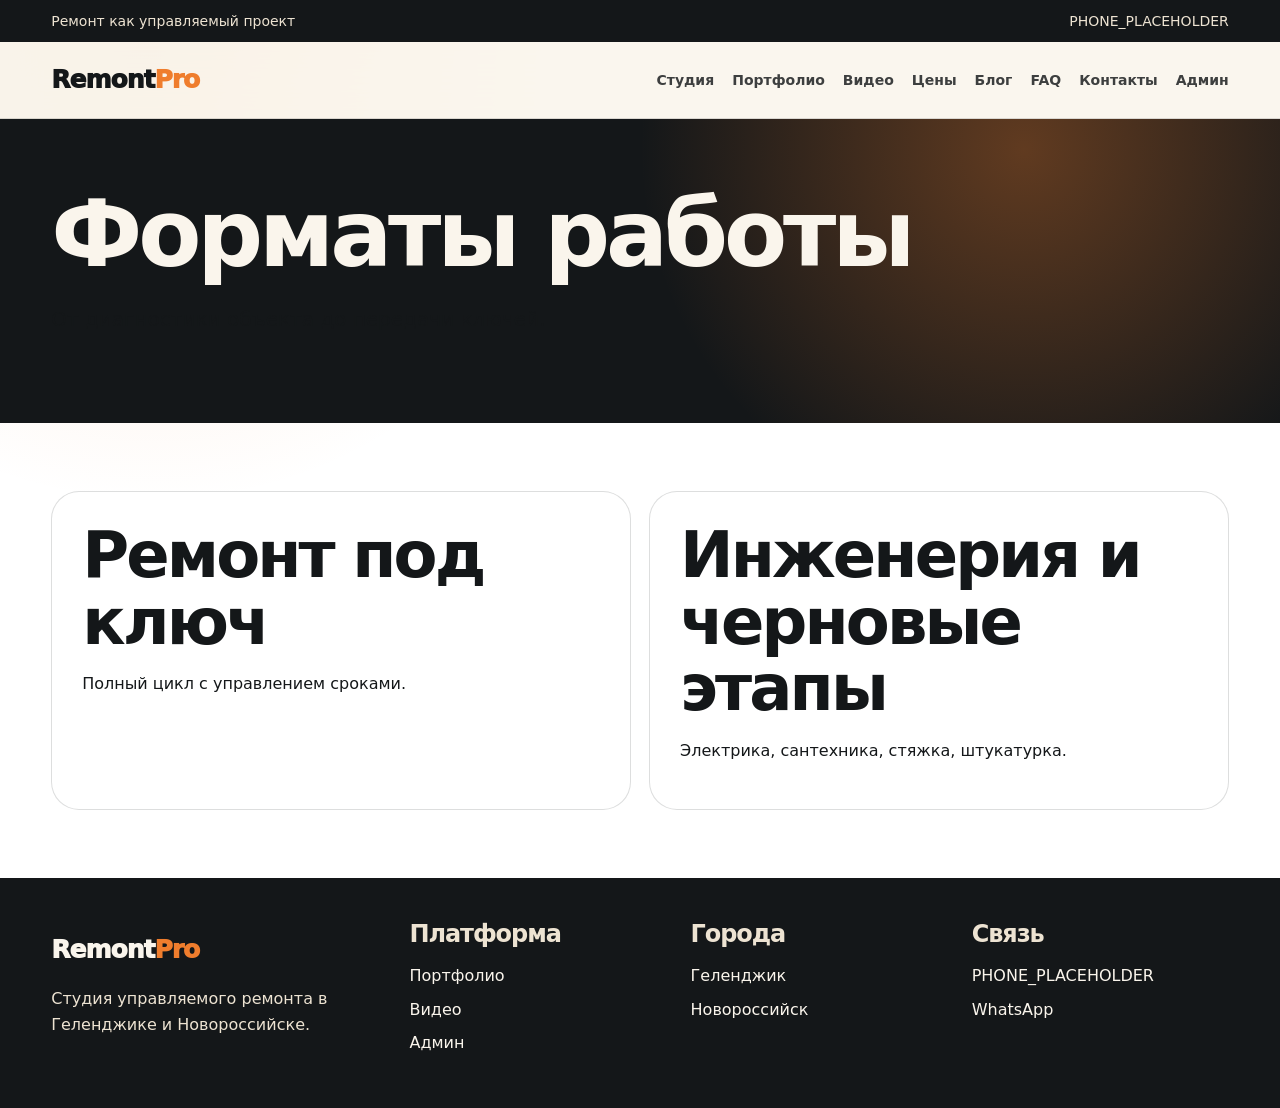
<file: uslugi/index.html>
<!doctype html>
<html lang="ru">
  <head>
    <meta charset="utf-8" />
    <meta name="viewport" content="width=device-width, initial-scale=1" />
    <title>Услуги RemontPro</title>
    <meta name="description" content="Форматы ремонта RemontPro." />
    <link rel="canonical" href="SITE_URL_PLACEHOLDER/" />
    <meta property="og:title" content="Услуги RemontPro" />
    <meta property="og:description" content="Форматы ремонта RemontPro." />
    <meta property="og:type" content="website" />
    <meta property="og:url" content="SITE_URL_PLACEHOLDER/" />
    <meta
      property="og:image"
      content="SITE_URL_PLACEHOLDER/assets/images/project-coast.svg"
    />
    <link rel="stylesheet" href="../assets/css/style.css" />
  </head>
  <body class="site-shell" data-root="../">
    <div class="topline">
      <div class="container topline__inner">
        <span>Ремонт как управляемый проект</span
        ><a href="tel:PHONE_PLACEHOLDER">PHONE_PLACEHOLDER</a>
      </div>
    </div>
    <header class="header">
      <div class="container header__inner">
        <a class="logo" href="../index.html">Remont<span>Pro</span></a>
        <nav class="nav" aria-label="Навигация">
          <a href="../index.html">Студия</a>
          <a href="../portfolio/">Портфолио</a>
          <a href="../videos/">Видео</a>
          <a href="../prices/">Цены</a>
          <a href="../blog/">Блог</a>
          <a href="../faq/">FAQ</a>
          <a href="../contacts/">Контакты</a>
          <a href="../admin/">Админ</a>
        </nav>
        <button class="burger" type="button" aria-expanded="false">Меню</button>
      </div>
    </header>
    <main>
      <section class="subhero">
        <div class="container">
          <h1>Форматы работы</h1>
          <p class="lead">От диагностики объекта до передачи ключей.</p>
        </div>
      </section>
      <section class="content">
        <div class="container project-system">
          <div class="system-panel">
            <h2>Ремонт под ключ</h2>
            <p>Полный цикл с управлением сроками.</p>
          </div>
          <div class="system-panel">
            <h2>Инженерия и черновые этапы</h2>
            <p>Электрика, сантехника, стяжка, штукатурка.</p>
          </div>
        </div>
      </section>
    </main>
    <footer class="footer">
      <div class="container footer__grid">
        <div>
          <a class="logo" href="../index.html">Remont<span>Pro</span></a>
          <p>Студия управляемого ремонта в Геленджике и Новороссийске.</p>
        </div>
        <div>
          <h3>Платформа</h3>
          <a href="../portfolio/">Портфолио</a><a href="../videos/">Видео</a
          ><a href="../admin/">Админ</a>
        </div>
        <div>
          <h3>Города</h3>
          <a href="../goroda/gelendzhik/">Геленджик</a
          ><a href="../goroda/novorossiysk/">Новороссийск</a>
        </div>
        <div>
          <h3>Связь</h3>
          <a href="tel:PHONE_PLACEHOLDER">PHONE_PLACEHOLDER</a
          ><a
            href="https://wa.me/PHONE_PLACEHOLDER?text=%D0%97%D0%B0%D1%8F%D0%B2%D0%BA%D0%B0"
            data-whatsapp-link
            >WhatsApp</a
          >
        </div>
      </div>
    </footer>
    <script src="../assets/js/main.js"></script>
  </body>
</html>
</file>
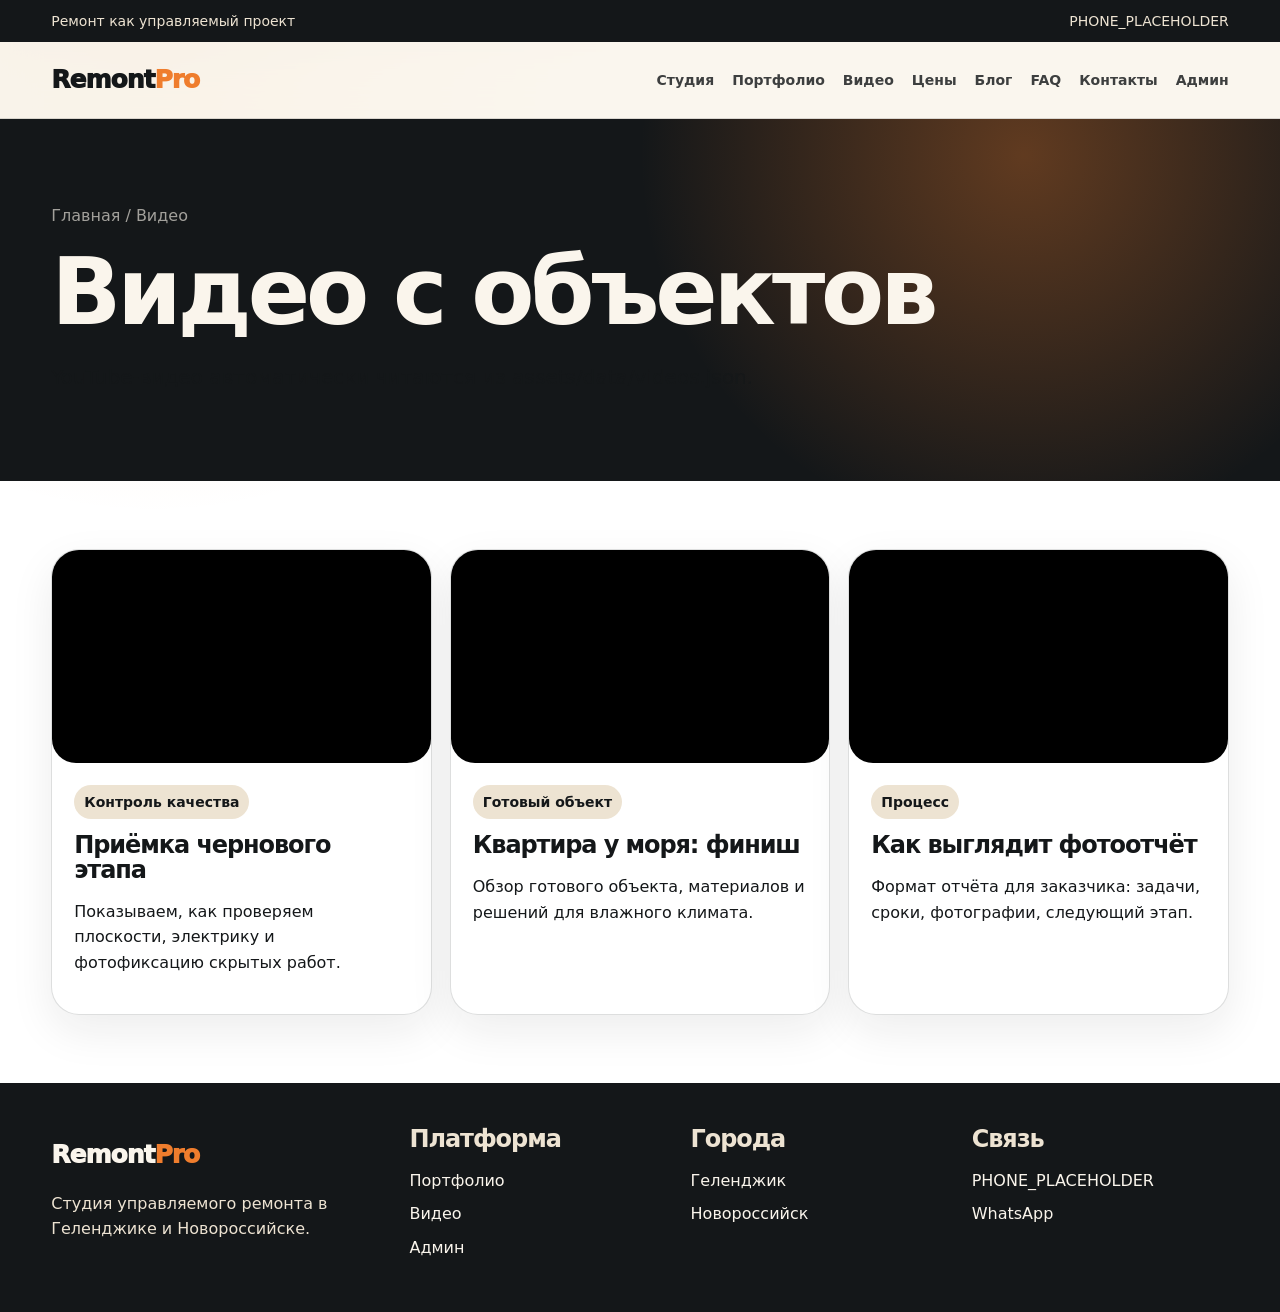
<file: videos/index.html>
<!doctype html>
<html lang="ru">
  <head>
    <meta charset="utf-8" />
    <meta name="viewport" content="width=device-width, initial-scale=1" />
    <title>Видео с объектов RemontPro</title>
    <meta
      name="description"
      content="Видео RemontPro из JSON: обзоры ремонта, контроль качества и готовые объекты."
    />
    <link rel="canonical" href="SITE_URL_PLACEHOLDER/" />
    <meta property="og:title" content="Видео с объектов RemontPro" />
    <meta
      property="og:description"
      content="Видео RemontPro из JSON: обзоры ремонта, контроль качества и готовые объекты."
    />
    <meta property="og:type" content="website" />
    <meta property="og:url" content="SITE_URL_PLACEHOLDER/" />
    <meta
      property="og:image"
      content="SITE_URL_PLACEHOLDER/assets/images/project-coast.svg"
    />
    <link rel="stylesheet" href="../assets/css/style.css" />
  </head>
  <body class="site-shell" data-root="../">
    <div class="topline">
      <div class="container topline__inner">
        <span>Ремонт как управляемый проект</span
        ><a href="tel:PHONE_PLACEHOLDER">PHONE_PLACEHOLDER</a>
      </div>
    </div>
    <header class="header">
      <div class="container header__inner">
        <a class="logo" href="../index.html">Remont<span>Pro</span></a>
        <nav class="nav" aria-label="Навигация">
          <a href="../index.html">Студия</a>
          <a href="../portfolio/">Портфолио</a>
          <a href="../videos/">Видео</a>
          <a href="../prices/">Цены</a>
          <a href="../blog/">Блог</a>
          <a href="../faq/">FAQ</a>
          <a href="../contacts/">Контакты</a>
          <a href="../admin/">Админ</a>
        </nav>
        <button class="burger" type="button" aria-expanded="false">Меню</button>
      </div>
    </header>
    <main>
      <section class="subhero">
        <div class="container">
          <p class="breadcrumbs"><a href="../index.html">Главная</a> / Видео</p>
          <h1>Видео с объектов</h1>
          <p class="lead">
            YouTube-видео автоматически читаются из assets/data/videos.json.
          </p>
        </div>
      </section>
      <section class="content">
        <div class="container"><div class="video-grid" data-videos></div></div>
      </section>
    </main>
    <footer class="footer">
      <div class="container footer__grid">
        <div>
          <a class="logo" href="../index.html">Remont<span>Pro</span></a>
          <p>Студия управляемого ремонта в Геленджике и Новороссийске.</p>
        </div>
        <div>
          <h3>Платформа</h3>
          <a href="../portfolio/">Портфолио</a><a href="../videos/">Видео</a
          ><a href="../admin/">Админ</a>
        </div>
        <div>
          <h3>Города</h3>
          <a href="../goroda/gelendzhik/">Геленджик</a
          ><a href="../goroda/novorossiysk/">Новороссийск</a>
        </div>
        <div>
          <h3>Связь</h3>
          <a href="tel:PHONE_PLACEHOLDER">PHONE_PLACEHOLDER</a
          ><a
            href="https://wa.me/PHONE_PLACEHOLDER?text=%D0%97%D0%B0%D1%8F%D0%B2%D0%BA%D0%B0"
            data-whatsapp-link
            >WhatsApp</a
          >
        </div>
      </div>
    </footer>
    <script src="../assets/js/main.js"></script>
  </body>
</html>
</file>
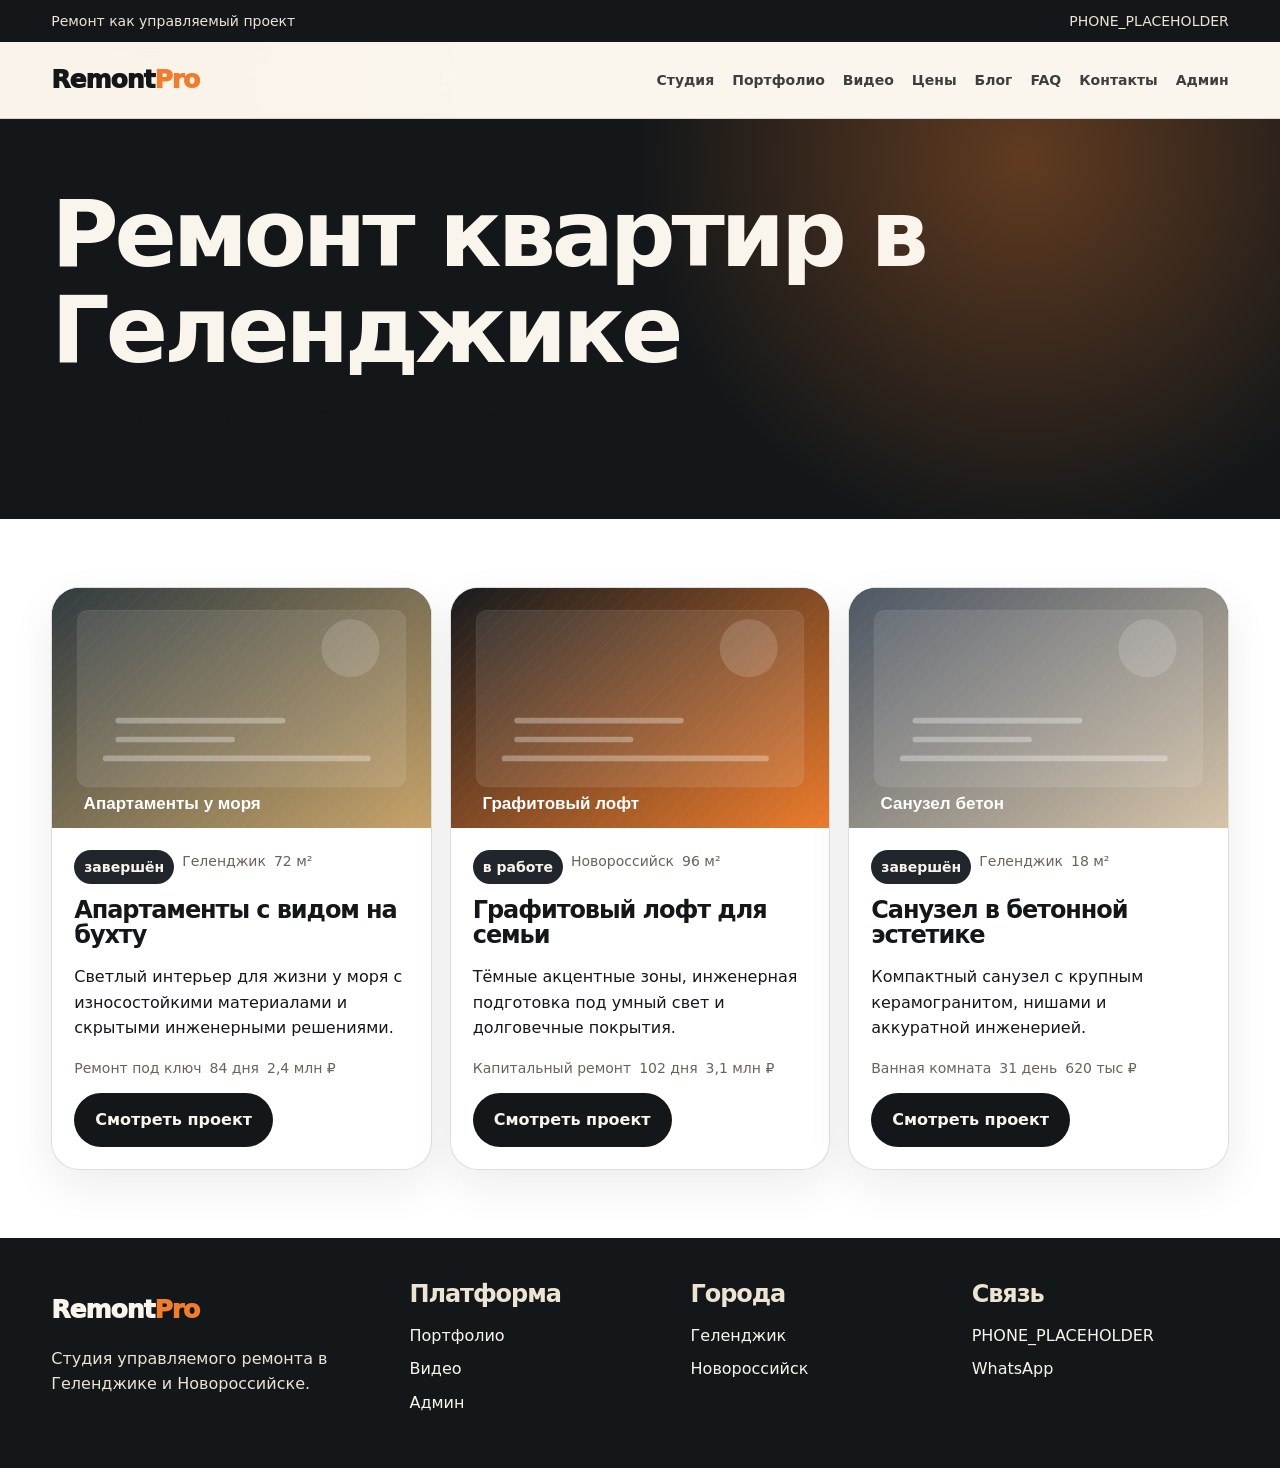
<file: goroda/gelendzhik/index.html>
<!doctype html>
<html lang="ru">
  <head>
    <meta charset="utf-8" />
    <meta name="viewport" content="width=device-width, initial-scale=1" />
    <title>Ремонт квартир в Геленджике — RemontPro</title>
    <meta
      name="description"
      content="Управляемый ремонт квартир в Геленджике."
    />
    <link rel="canonical" href="SITE_URL_PLACEHOLDER/" />
    <meta
      property="og:title"
      content="Ремонт квартир в Геленджике — RemontPro"
    />
    <meta
      property="og:description"
      content="Управляемый ремонт квартир в Геленджике."
    />
    <meta property="og:type" content="website" />
    <meta property="og:url" content="SITE_URL_PLACEHOLDER/" />
    <meta
      property="og:image"
      content="SITE_URL_PLACEHOLDER/assets/images/project-coast.svg"
    />
    <link rel="stylesheet" href="../../assets/css/style.css" />
  </head>
  <body class="site-shell" data-root="../../">
    <div class="topline">
      <div class="container topline__inner">
        <span>Ремонт как управляемый проект</span
        ><a href="tel:PHONE_PLACEHOLDER">PHONE_PLACEHOLDER</a>
      </div>
    </div>
    <header class="header">
      <div class="container header__inner">
        <a class="logo" href="../../index.html">Remont<span>Pro</span></a>
        <nav class="nav" aria-label="Навигация">
          <a href="../../index.html">Студия</a>
          <a href="../../portfolio/">Портфолио</a>
          <a href="../../videos/">Видео</a>
          <a href="../../prices/">Цены</a>
          <a href="../../blog/">Блог</a>
          <a href="../../faq/">FAQ</a>
          <a href="../../contacts/">Контакты</a>
          <a href="../../admin/">Админ</a>
        </nav>
        <button class="burger" type="button" aria-expanded="false">Меню</button>
      </div>
    </header>
    <main>
      <section class="subhero">
        <div class="container">
          <h1>Ремонт квартир в Геленджике</h1>
          <p class="lead">Проекты, отчёты и контроль ремонта в вашем городе.</p>
        </div>
      </section>
      <section class="content">
        <div class="container">
          <div class="project-grid" data-projects></div>
        </div>
      </section>
    </main>
    <footer class="footer">
      <div class="container footer__grid">
        <div>
          <a class="logo" href="../../index.html">Remont<span>Pro</span></a>
          <p>Студия управляемого ремонта в Геленджике и Новороссийске.</p>
        </div>
        <div>
          <h3>Платформа</h3>
          <a href="../../portfolio/">Портфолио</a
          ><a href="../../videos/">Видео</a><a href="../../admin/">Админ</a>
        </div>
        <div>
          <h3>Города</h3>
          <a href="../../goroda/gelendzhik/">Геленджик</a
          ><a href="../../goroda/novorossiysk/">Новороссийск</a>
        </div>
        <div>
          <h3>Связь</h3>
          <a href="tel:PHONE_PLACEHOLDER">PHONE_PLACEHOLDER</a
          ><a
            href="https://wa.me/PHONE_PLACEHOLDER?text=%D0%97%D0%B0%D1%8F%D0%B2%D0%BA%D0%B0"
            data-whatsapp-link
            >WhatsApp</a
          >
        </div>
      </div>
    </footer>
    <script src="../../assets/js/main.js"></script>
  </body>
</html>
</file>
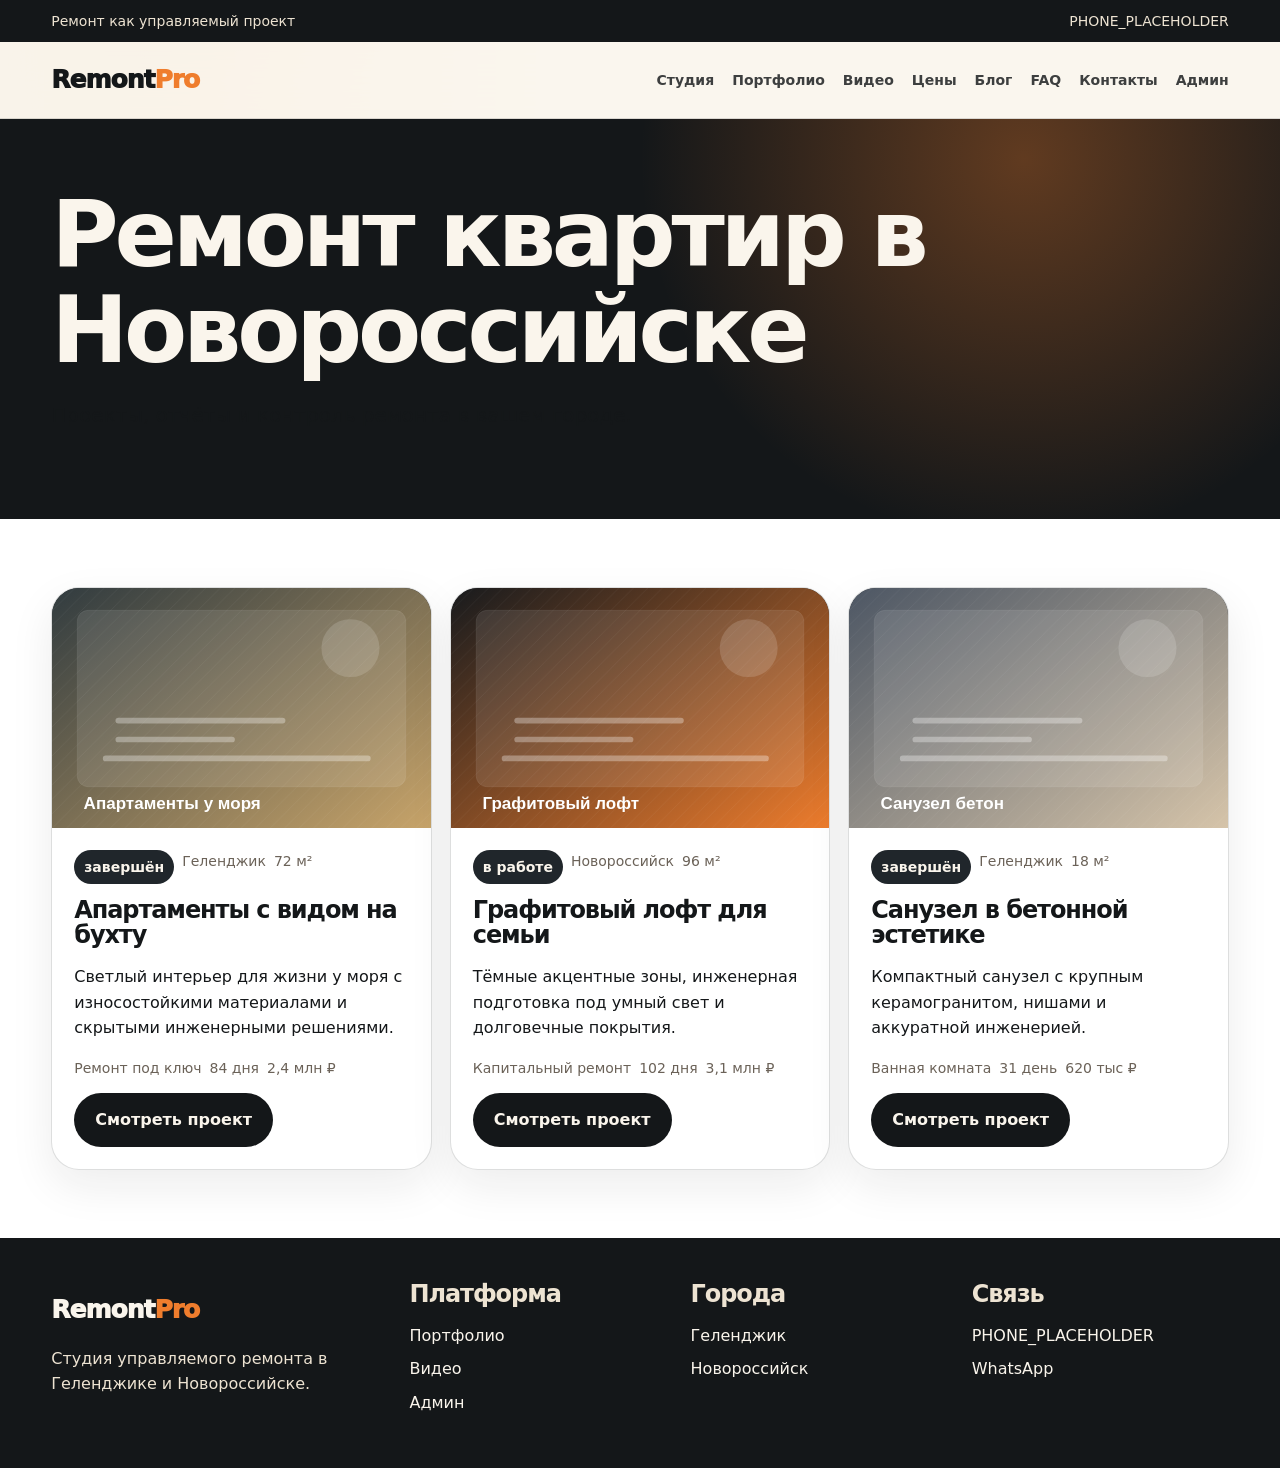
<file: goroda/novorossiysk/index.html>
<!doctype html>
<html lang="ru">
  <head>
    <meta charset="utf-8" />
    <meta name="viewport" content="width=device-width, initial-scale=1" />
    <title>Ремонт квартир в Новороссийске — RemontPro</title>
    <meta
      name="description"
      content="Управляемый ремонт квартир в Новороссийске."
    />
    <link rel="canonical" href="SITE_URL_PLACEHOLDER/" />
    <meta
      property="og:title"
      content="Ремонт квартир в Новороссийске — RemontPro"
    />
    <meta
      property="og:description"
      content="Управляемый ремонт квартир в Новороссийске."
    />
    <meta property="og:type" content="website" />
    <meta property="og:url" content="SITE_URL_PLACEHOLDER/" />
    <meta
      property="og:image"
      content="SITE_URL_PLACEHOLDER/assets/images/project-coast.svg"
    />
    <link rel="stylesheet" href="../../assets/css/style.css" />
  </head>
  <body class="site-shell" data-root="../../">
    <div class="topline">
      <div class="container topline__inner">
        <span>Ремонт как управляемый проект</span
        ><a href="tel:PHONE_PLACEHOLDER">PHONE_PLACEHOLDER</a>
      </div>
    </div>
    <header class="header">
      <div class="container header__inner">
        <a class="logo" href="../../index.html">Remont<span>Pro</span></a>
        <nav class="nav" aria-label="Навигация">
          <a href="../../index.html">Студия</a>
          <a href="../../portfolio/">Портфолио</a>
          <a href="../../videos/">Видео</a>
          <a href="../../prices/">Цены</a>
          <a href="../../blog/">Блог</a>
          <a href="../../faq/">FAQ</a>
          <a href="../../contacts/">Контакты</a>
          <a href="../../admin/">Админ</a>
        </nav>
        <button class="burger" type="button" aria-expanded="false">Меню</button>
      </div>
    </header>
    <main>
      <section class="subhero">
        <div class="container">
          <h1>Ремонт квартир в Новороссийске</h1>
          <p class="lead">Проекты, отчёты и контроль ремонта в вашем городе.</p>
        </div>
      </section>
      <section class="content">
        <div class="container">
          <div class="project-grid" data-projects></div>
        </div>
      </section>
    </main>
    <footer class="footer">
      <div class="container footer__grid">
        <div>
          <a class="logo" href="../../index.html">Remont<span>Pro</span></a>
          <p>Студия управляемого ремонта в Геленджике и Новороссийске.</p>
        </div>
        <div>
          <h3>Платформа</h3>
          <a href="../../portfolio/">Портфолио</a
          ><a href="../../videos/">Видео</a><a href="../../admin/">Админ</a>
        </div>
        <div>
          <h3>Города</h3>
          <a href="../../goroda/gelendzhik/">Геленджик</a
          ><a href="../../goroda/novorossiysk/">Новороссийск</a>
        </div>
        <div>
          <h3>Связь</h3>
          <a href="tel:PHONE_PLACEHOLDER">PHONE_PLACEHOLDER</a
          ><a
            href="https://wa.me/PHONE_PLACEHOLDER?text=%D0%97%D0%B0%D1%8F%D0%B2%D0%BA%D0%B0"
            data-whatsapp-link
            >WhatsApp</a
          >
        </div>
      </div>
    </footer>
    <script src="../../assets/js/main.js"></script>
  </body>
</html>
</file>
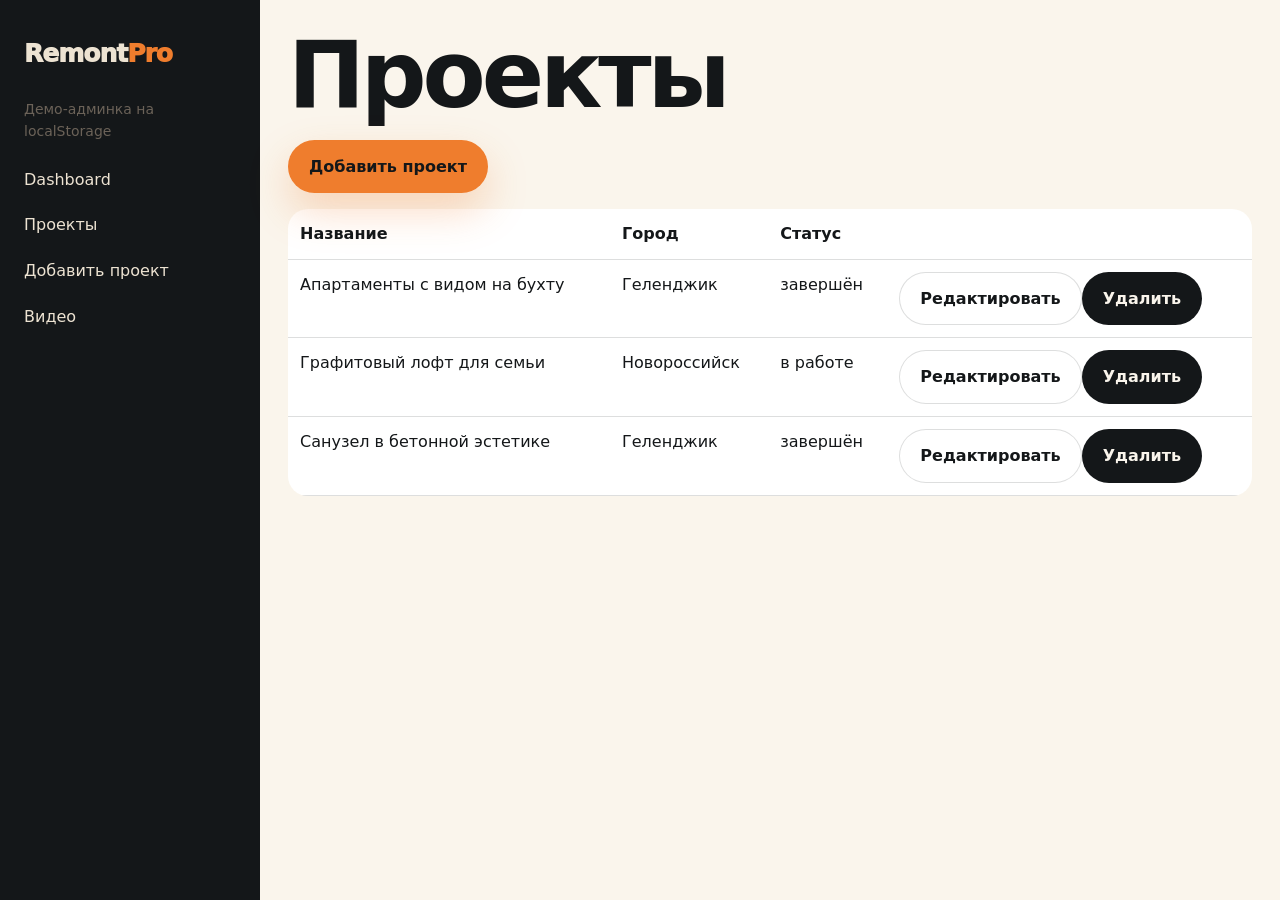
<file: admin/portfolio.html>
<!doctype html>
<html lang="ru">
  <head>
    <meta charset="utf-8" />
    <meta name="viewport" content="width=device-width, initial-scale=1" />
    <title>Проекты RemontPro</title>
    <link rel="stylesheet" href="../assets/css/style.css" />
  </head>
  <body>
    <div class="admin-layout">
      <aside class="admin-sidebar">
        <a class="logo" href="../index.html">Remont<span>Pro</span></a>
        <p class="small">Демо-админка на localStorage</p>
        <a href="index.html">Dashboard</a><a href="portfolio.html">Проекты</a
        ><a href="project-edit.html">Добавить проект</a
        ><a href="videos.html">Видео</a>
      </aside>
      <main class="admin-main">
        <h1>Проекты</h1>
        <p>
          <a class="btn btn--accent" href="project-edit.html"
            >Добавить проект</a
          >
        </p>
        <table class="admin-table">
          <thead>
            <tr>
              <th>Название</th>
              <th>Город</th>
              <th>Статус</th>
              <th></th>
            </tr>
          </thead>
          <tbody id="projectRows"></tbody>
        </table>
      </main>
    </div>
    <script src="../assets/js/admin.js"></script>
  </body>
</html>
</file>
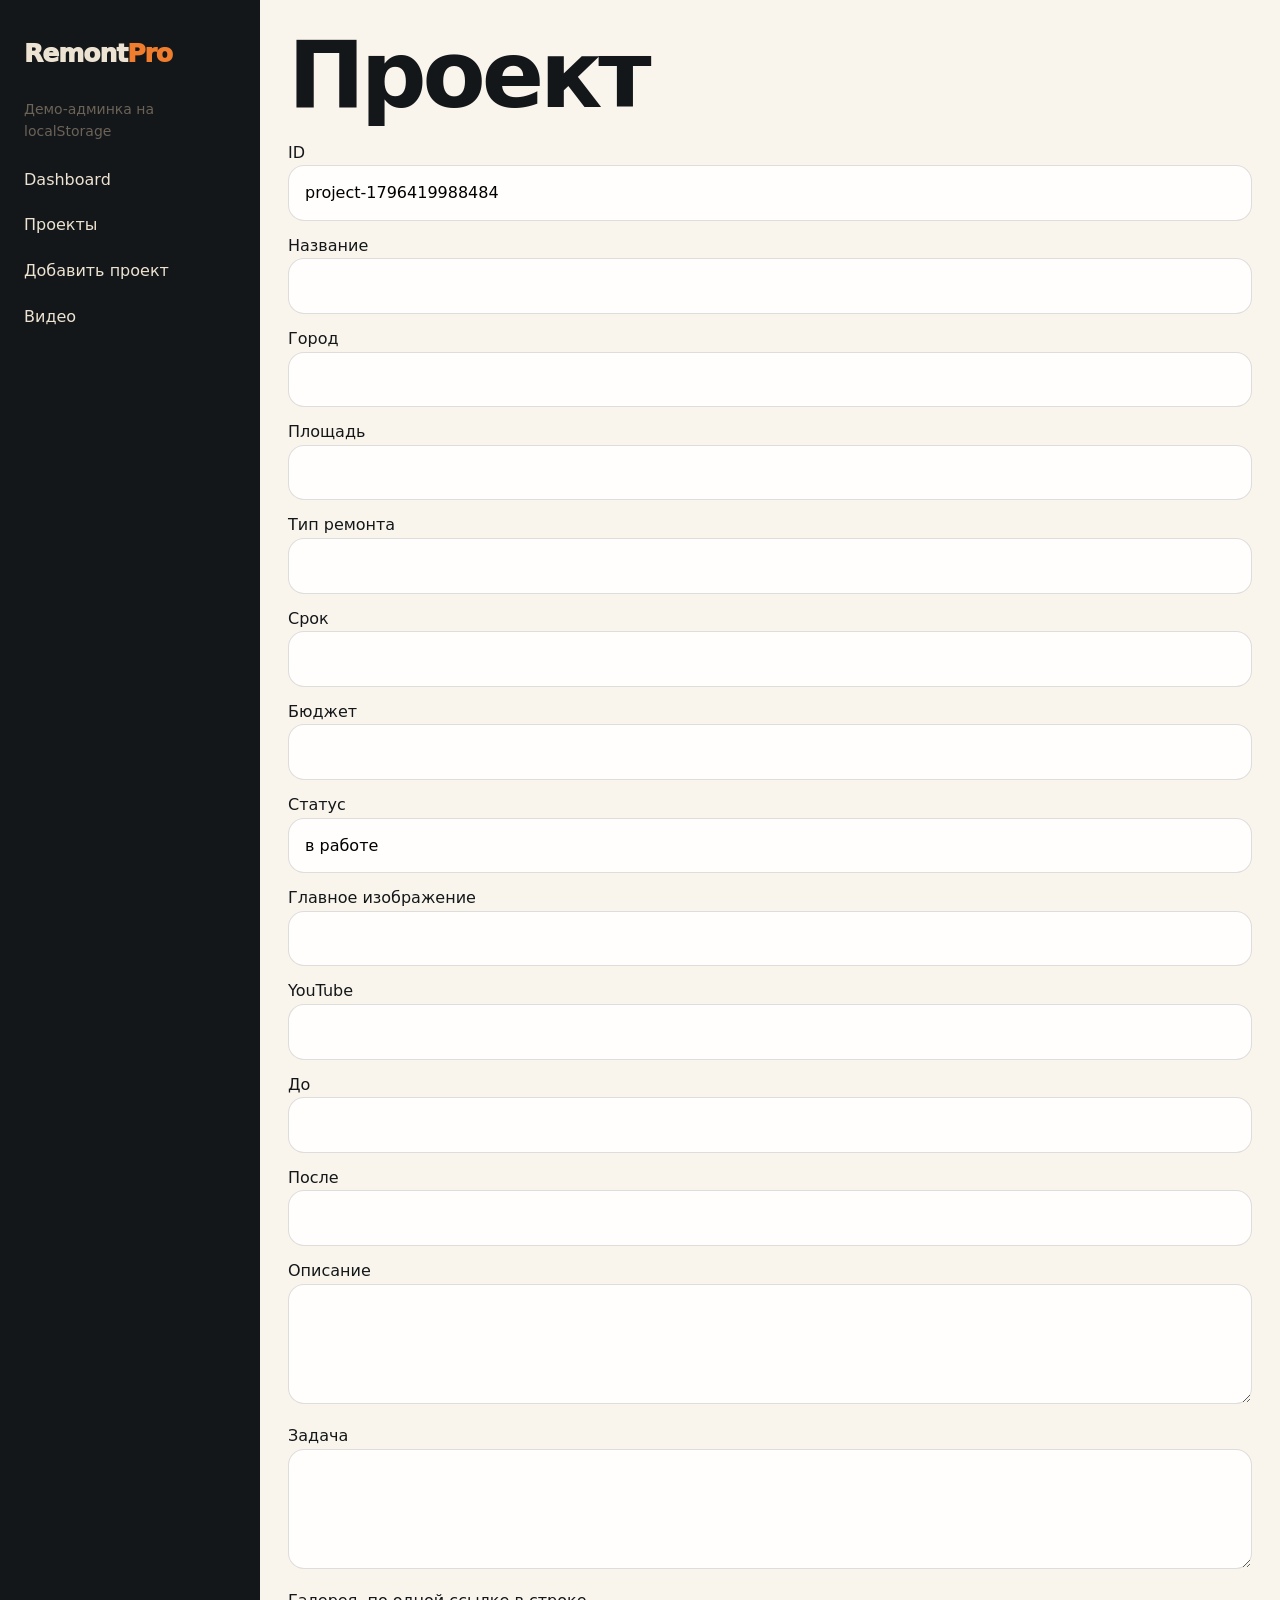
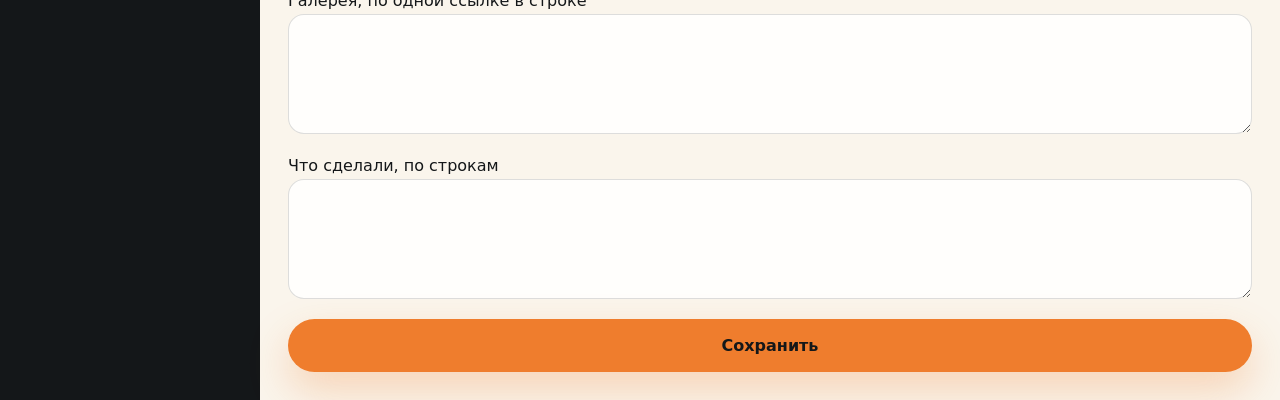
<file: admin/project-edit.html>
<!doctype html>
<html lang="ru">
  <head>
    <meta charset="utf-8" />
    <meta name="viewport" content="width=device-width, initial-scale=1" />
    <title>Редактирование проекта</title>
    <link rel="stylesheet" href="../assets/css/style.css" />
  </head>
  <body>
    <div class="admin-layout">
      <aside class="admin-sidebar">
        <a class="logo" href="../index.html">Remont<span>Pro</span></a>
        <p class="small">Демо-админка на localStorage</p>
        <a href="index.html">Dashboard</a><a href="portfolio.html">Проекты</a
        ><a href="project-edit.html">Добавить проект</a
        ><a href="videos.html">Видео</a>
      </aside>
      <main class="admin-main">
        <h1>Проект</h1>
        <form id="projectForm" class="form">
          <label>ID<input name="id" /></label
          ><label>Название<input name="title" /></label
          ><label>Город<input name="city" /></label
          ><label>Площадь<input name="area" /></label
          ><label>Тип ремонта<input name="type" /></label
          ><label>Срок<input name="duration" /></label
          ><label>Бюджет<input name="budget" /></label
          ><label>Статус<input name="status" /></label
          ><label>Главное изображение<input name="cover" /></label
          ><label>YouTube<input name="youtubeUrl" /></label
          ><label>До<input name="before" /></label
          ><label>После<input name="after" /></label
          ><label>Описание<textarea name="description"></textarea></label
          ><label>Задача<textarea name="task"></textarea></label
          ><label
            >Галерея, по одной ссылке в строке<textarea
              name="gallery"
            ></textarea></label
          ><label
            >Что сделали, по строкам<textarea name="done"></textarea></label
          ><button class="btn btn--accent">Сохранить</button>
        </form>
      </main>
    </div>
    <script src="../assets/js/admin.js"></script>
  </body>
</html>
</file>
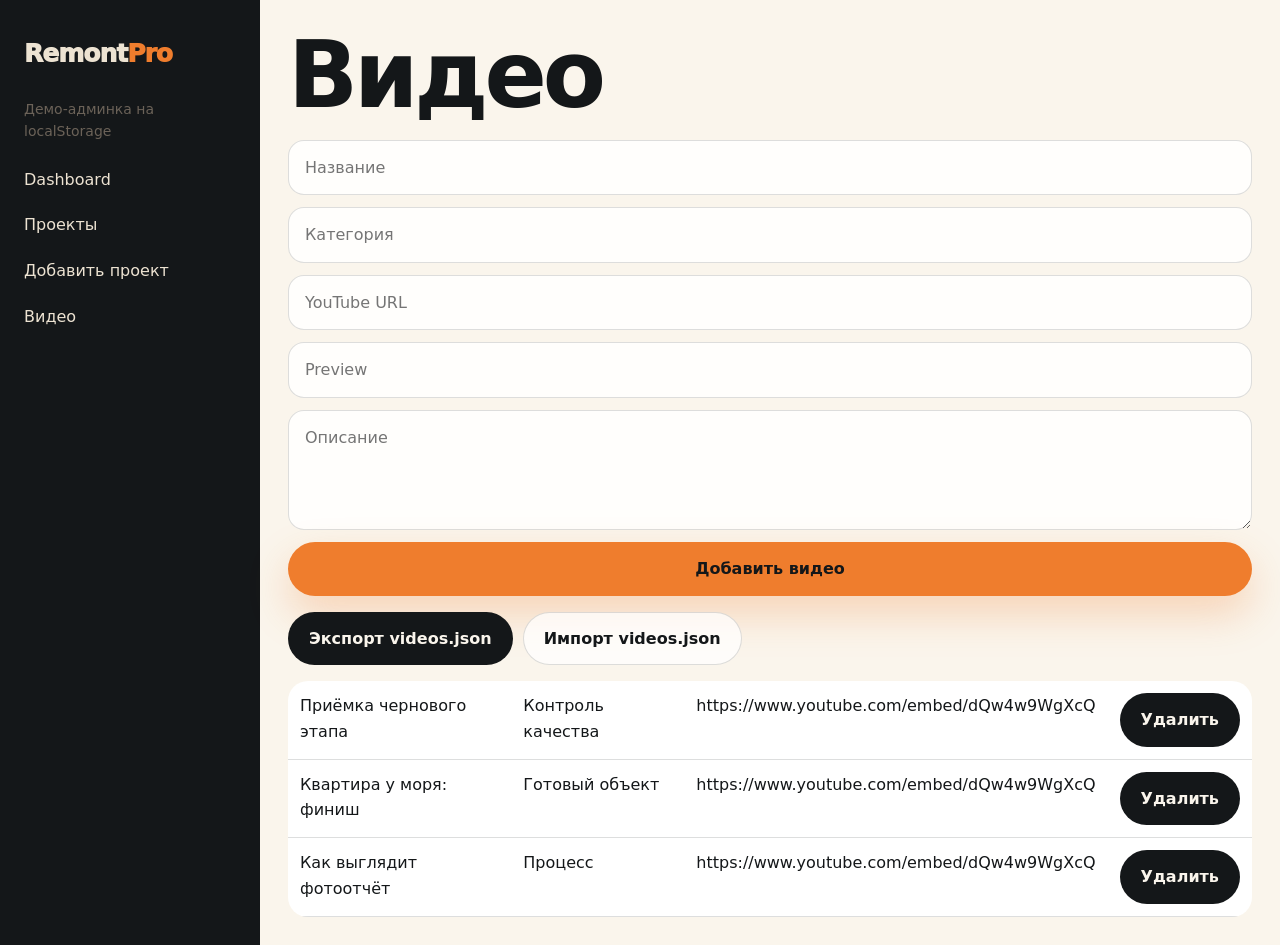
<file: admin/videos.html>
<!doctype html>
<html lang="ru">
  <head>
    <meta charset="utf-8" />
    <meta name="viewport" content="width=device-width, initial-scale=1" />
    <title>Видео RemontPro</title>
    <link rel="stylesheet" href="../assets/css/style.css" />
  </head>
  <body>
    <div class="admin-layout">
      <aside class="admin-sidebar">
        <a class="logo" href="../index.html">Remont<span>Pro</span></a>
        <p class="small">Демо-админка на localStorage</p>
        <a href="index.html">Dashboard</a><a href="portfolio.html">Проекты</a
        ><a href="project-edit.html">Добавить проект</a
        ><a href="videos.html">Видео</a>
      </aside>
      <main class="admin-main">
        <h1>Видео</h1>
        <form id="videoForm" class="form">
          <input name="title" placeholder="Название" required /><input
            name="category"
            placeholder="Категория"
          /><input name="youtubeUrl" placeholder="YouTube URL" required /><input
            name="preview"
            placeholder="Preview"
          /><textarea name="description" placeholder="Описание"></textarea
          ><button class="btn btn--accent">Добавить видео</button>
        </form>
        <div class="toolbar">
          <button class="btn btn--dark" id="exportVideos">
            Экспорт videos.json</button
          ><label class="btn btn--light"
            >Импорт videos.json<input
              hidden
              type="file"
              id="importVideos"
              accept=".json"
          /></label>
        </div>
        <table class="admin-table">
          <tbody id="videoRows"></tbody>
        </table>
      </main>
    </div>
    <script src="../assets/js/admin.js"></script>
  </body>
</html>
</file>
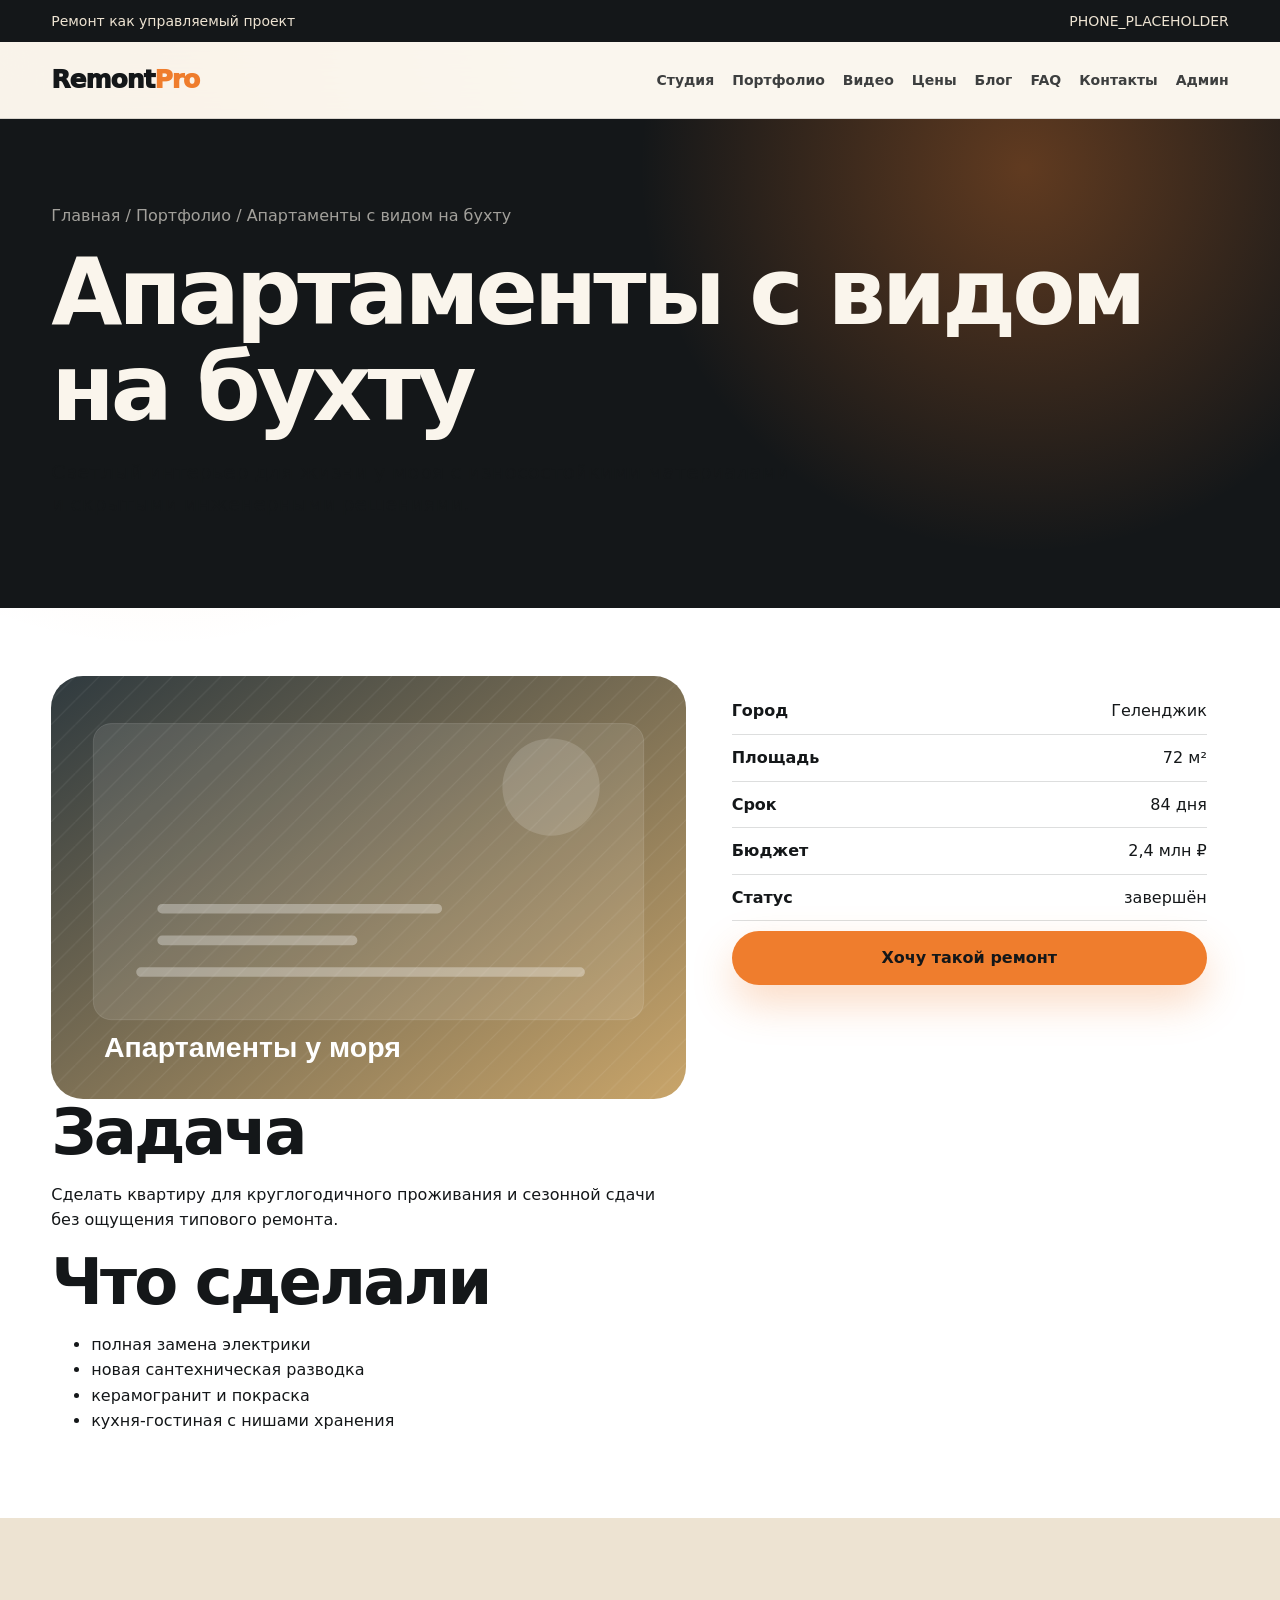
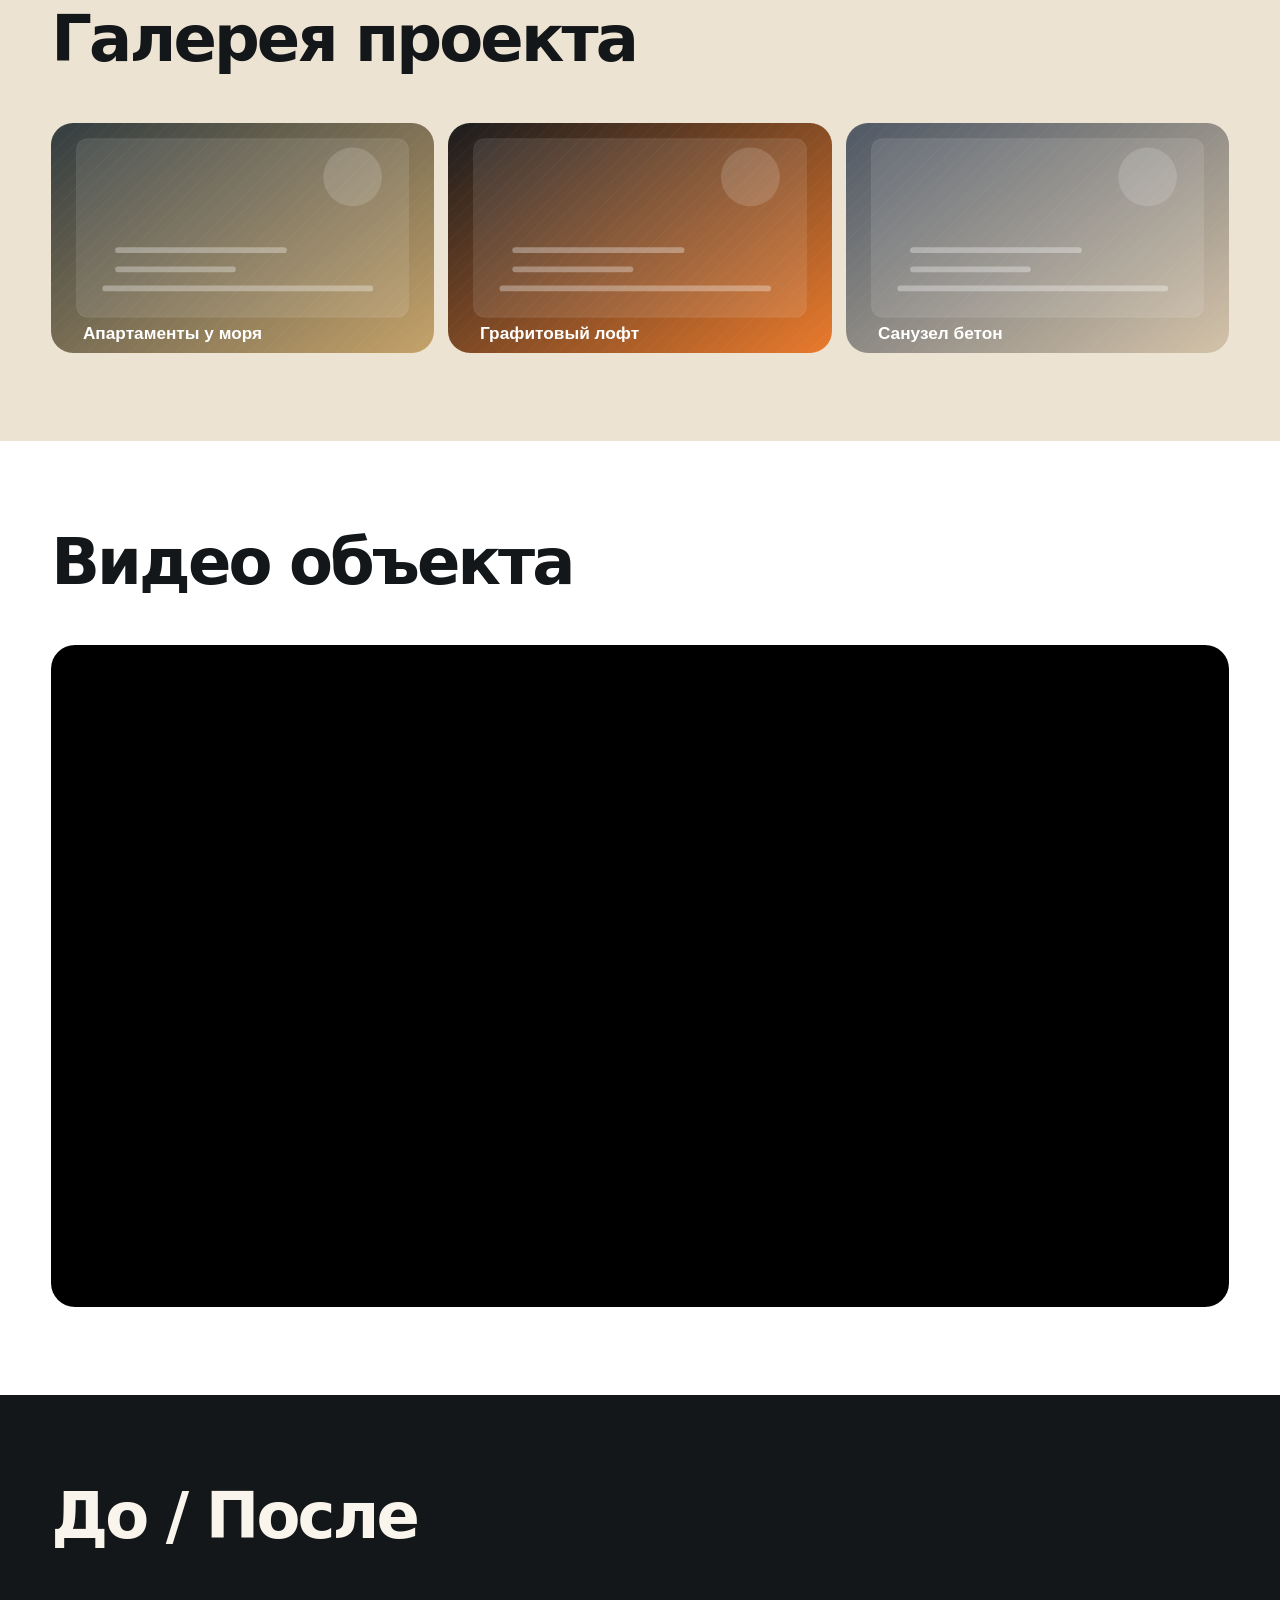
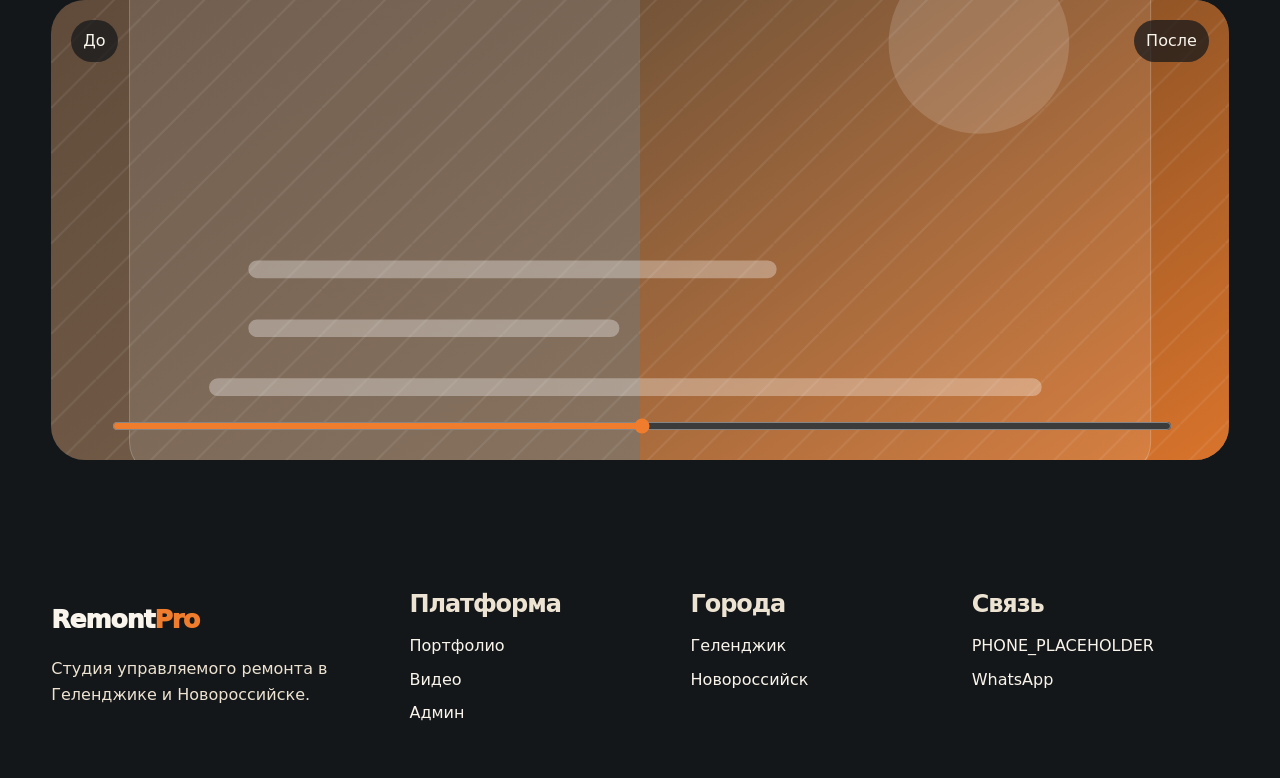
<file: portfolio/project-template.html>
<!doctype html>
<html lang="ru">
  <head>
    <meta charset="utf-8" />
    <meta name="viewport" content="width=device-width, initial-scale=1" />
    <title>Проект RemontPro</title>
    <meta name="description" content="Детальная страница проекта RemontPro." />
    <link rel="canonical" href="SITE_URL_PLACEHOLDER/" />
    <meta property="og:title" content="Проект RemontPro" />
    <meta
      property="og:description"
      content="Детальная страница проекта RemontPro."
    />
    <meta property="og:type" content="website" />
    <meta property="og:url" content="SITE_URL_PLACEHOLDER/" />
    <meta
      property="og:image"
      content="SITE_URL_PLACEHOLDER/assets/images/project-coast.svg"
    />
    <link rel="stylesheet" href="../assets/css/style.css" />
  </head>
  <body class="site-shell" data-root="../">
    <div class="topline">
      <div class="container topline__inner">
        <span>Ремонт как управляемый проект</span
        ><a href="tel:PHONE_PLACEHOLDER">PHONE_PLACEHOLDER</a>
      </div>
    </div>
    <header class="header">
      <div class="container header__inner">
        <a class="logo" href="../index.html">Remont<span>Pro</span></a>
        <nav class="nav" aria-label="Навигация">
          <a href="../index.html">Студия</a>
          <a href="../portfolio/">Портфолио</a>
          <a href="../videos/">Видео</a>
          <a href="../prices/">Цены</a>
          <a href="../blog/">Блог</a>
          <a href="../faq/">FAQ</a>
          <a href="../contacts/">Контакты</a>
          <a href="../admin/">Админ</a>
        </nav>
        <button class="burger" type="button" aria-expanded="false">Меню</button>
      </div>
    </header>
    <main>
      <div data-project-detail>
        <section class="subhero">
          <div class="container">
            <h1>Проект RemontPro</h1>
            <p class="lead">Загрузка проекта из JSON...</p>
          </div>
        </section>
      </div>
    </main>
    <footer class="footer">
      <div class="container footer__grid">
        <div>
          <a class="logo" href="../index.html">Remont<span>Pro</span></a>
          <p>Студия управляемого ремонта в Геленджике и Новороссийске.</p>
        </div>
        <div>
          <h3>Платформа</h3>
          <a href="../portfolio/">Портфолио</a><a href="../videos/">Видео</a
          ><a href="../admin/">Админ</a>
        </div>
        <div>
          <h3>Города</h3>
          <a href="../goroda/gelendzhik/">Геленджик</a
          ><a href="../goroda/novorossiysk/">Новороссийск</a>
        </div>
        <div>
          <h3>Связь</h3>
          <a href="tel:PHONE_PLACEHOLDER">PHONE_PLACEHOLDER</a
          ><a
            href="https://wa.me/PHONE_PLACEHOLDER?text=%D0%97%D0%B0%D1%8F%D0%B2%D0%BA%D0%B0"
            data-whatsapp-link
            >WhatsApp</a
          >
        </div>
      </div>
    </footer>
    <script src="../assets/js/main.js"></script>
  </body>
</html>
</file>
<file: assets/css/style.css>
:root {
  --ink: #141719;
  --graphite: #20262b;
  --graphite-2: #30383d;
  --sand: #ede3d2;
  --sand-2: #faf5ec;
  --clay: #ef7d2d;
  --copper: #c98f55;
  --line: rgba(20, 23, 25, 0.14);
  --muted: #6b6258;
  --white: #ffffff;
  --radius: 28px;
  --shadow: 0 24px 70px rgba(20, 23, 25, 0.16);
}

* {
  box-sizing: border-box;
}
html {
  scroll-behavior: smooth;
}
body {
  margin: 0;
  font-family:
    Inter,
    Manrope,
    system-ui,
    -apple-system,
    "Segoe UI",
    Arial,
    sans-serif;
  color: var(--ink);
  background: var(--sand-2);
  line-height: 1.6;
}
a {
  color: inherit;
  text-decoration: none;
}
img {
  display: block;
  max-width: 100%;
}
button,
input,
textarea,
select {
  font: inherit;
}
.container {
  width: min(1200px, 92vw);
  margin-inline: auto;
}

.site-shell {
  background:
    radial-gradient(
      circle at 12% 5%,
      rgba(239, 125, 45, 0.18),
      transparent 28rem
    ),
    linear-gradient(135deg, rgba(20, 23, 25, 0.04), transparent 20rem);
}
.topline {
  padding: 10px 0;
  color: var(--sand);
  background: var(--ink);
  font-size: 14px;
}
.topline__inner,
.header__inner {
  display: flex;
  align-items: center;
  justify-content: space-between;
  gap: 20px;
}
.header {
  position: sticky;
  top: 0;
  z-index: 20;
  background: rgba(250, 245, 236, 0.86);
  border-bottom: 1px solid var(--line);
  backdrop-filter: blur(18px);
}
.header__inner {
  padding: 18px 0;
}
.logo {
  font-size: 25px;
  font-weight: 950;
  letter-spacing: -0.04em;
}
.logo span {
  color: var(--clay);
}
.nav {
  display: flex;
  align-items: center;
  gap: 18px;
  font-weight: 760;
  font-size: 14px;
}
.nav a {
  opacity: 0.82;
}
.nav a:hover {
  opacity: 1;
  color: var(--clay);
}
.burger {
  display: none;
  border: 0;
  border-radius: 999px;
  padding: 10px 14px;
  color: var(--sand);
  background: var(--ink);
  cursor: pointer;
}

.btn {
  display: inline-flex;
  align-items: center;
  justify-content: center;
  gap: 10px;
  min-height: 50px;
  padding: 13px 20px;
  border-radius: 999px;
  border: 1px solid transparent;
  font-weight: 850;
  cursor: pointer;
  transition: 0.2s ease;
}
.btn:hover {
  transform: translateY(-2px);
}
.btn--accent {
  color: var(--ink);
  background: var(--clay);
  box-shadow: 0 18px 40px rgba(239, 125, 45, 0.28);
}
.btn--dark {
  color: var(--sand-2);
  background: var(--ink);
}
.btn--light {
  color: var(--ink);
  background: rgba(255, 255, 255, 0.72);
  border-color: var(--line);
}

.hero-studio {
  padding: 58px 0 88px;
}
.hero-studio__grid {
  display: grid;
  grid-template-columns: 0.95fr 1.05fr;
  gap: 34px;
  align-items: stretch;
}
.hero-copy {
  display: flex;
  flex-direction: column;
  justify-content: space-between;
  min-height: 620px;
  padding: 36px;
  color: var(--sand-2);
  background: var(--ink);
  border-radius: 36px;
  box-shadow: var(--shadow);
}
.kicker {
  display: inline-flex;
  width: fit-content;
  padding: 8px 12px;
  border-radius: 999px;
  color: var(--ink);
  background: var(--sand);
  font-size: 13px;
  font-weight: 850;
  letter-spacing: 0.03em;
  text-transform: uppercase;
}
h1,
h2,
h3 {
  margin: 0 0 16px;
  line-height: 1.04;
  letter-spacing: -0.045em;
}
h1 {
  font-size: clamp(44px, 7.5vw, 92px);
}
h2 {
  font-size: clamp(34px, 5vw, 64px);
}
h3 {
  font-size: 24px;
}
.lead {
  max-width: 740px;
  color: rgba(20, 23, 25, 0.68);
  font-size: 20px;
}
.hero-copy .lead {
  color: rgba(250, 245, 236, 0.72);
}
.hero-actions {
  display: flex;
  flex-wrap: wrap;
  gap: 12px;
  margin-top: 28px;
}
.hero-media {
  position: relative;
  min-height: 620px;
  overflow: hidden;
  border-radius: 36px;
  background: var(--graphite);
  box-shadow: var(--shadow);
}
.hero-media img {
  width: 100%;
  height: 100%;
  object-fit: cover;
  opacity: 0.92;
}
.hero-media__overlay {
  position: absolute;
  inset: auto 24px 24px;
  display: grid;
  grid-template-columns: repeat(3, 1fr);
  gap: 12px;
}
.metric {
  padding: 18px;
  color: var(--sand-2);
  background: rgba(20, 23, 25, 0.72);
  border: 1px solid rgba(255, 255, 255, 0.16);
  border-radius: 22px;
  backdrop-filter: blur(12px);
}
.metric b {
  display: block;
  color: var(--clay);
  font-size: 34px;
  line-height: 1;
}

.section {
  padding: 88px 0;
}
.section--dark {
  color: var(--sand-2);
  background: var(--ink);
}
.section--sand {
  background: var(--sand);
}
.section__head {
  display: flex;
  justify-content: space-between;
  align-items: end;
  gap: 28px;
  margin-bottom: 34px;
}
.section__head p {
  max-width: 560px;
  margin: 0;
  color: var(--muted);
}
.section--dark .section__head p {
  color: rgba(250, 245, 236, 0.68);
}

.project-system {
  display: grid;
  grid-template-columns: 1fr 1fr;
  gap: 18px;
}
.system-panel {
  padding: 30px;
  min-height: 260px;
  border-radius: var(--radius);
  background: rgba(255, 255, 255, 0.7);
  border: 1px solid var(--line);
}
.system-panel--dark {
  color: var(--sand-2);
  background: var(--graphite);
}
.timeline {
  display: grid;
  gap: 14px;
  counter-reset: step;
}
.timeline__item {
  display: grid;
  grid-template-columns: 58px 1fr;
  gap: 14px;
  align-items: start;
  padding: 18px;
  background: rgba(255, 255, 255, 0.62);
  border: 1px solid var(--line);
  border-radius: 22px;
}
.timeline__item::before {
  counter-increment: step;
  content: counter(step, decimal-leading-zero);
  display: grid;
  place-items: center;
  width: 46px;
  height: 46px;
  border-radius: 16px;
  color: var(--ink);
  background: var(--clay);
  font-weight: 900;
}

.visual-feed {
  display: grid;
  grid-template-columns: 1.1fr 0.9fr 1fr;
  gap: 16px;
}
.feed-card {
  position: relative;
  min-height: 280px;
  overflow: hidden;
  border-radius: 30px;
  background: var(--graphite);
}
.feed-card img {
  width: 100%;
  height: 100%;
  object-fit: cover;
}
.feed-card span {
  position: absolute;
  left: 18px;
  bottom: 18px;
  padding: 8px 12px;
  color: var(--sand-2);
  background: rgba(20, 23, 25, 0.68);
  border-radius: 999px;
}
.feed-card--tall {
  min-height: 430px;
}

.project-grid,
.video-grid,
.article-grid,
.city-grid {
  display: grid;
  grid-template-columns: repeat(3, 1fr);
  gap: 18px;
}
.project-card,
.video-card,
.article-card,
.city-card,
.admin-card {
  overflow: hidden;
  background: var(--white);
  border: 1px solid var(--line);
  border-radius: var(--radius);
  box-shadow: 0 16px 44px rgba(20, 23, 25, 0.08);
}
.project-card__image,
.video-card__preview {
  width: 100%;
  height: 240px;
  object-fit: cover;
  background: var(--graphite);
}
.project-card__body,
.video-card__body,
.article-card,
.city-card,
.admin-card {
  padding: 22px;
}
.meta {
  display: flex;
  flex-wrap: wrap;
  gap: 8px;
  margin: 0 0 14px;
  color: var(--muted);
  font-size: 14px;
}
.pill {
  display: inline-flex;
  padding: 6px 10px;
  border-radius: 999px;
  color: var(--ink);
  background: var(--sand);
  font-weight: 800;
}
.status {
  color: var(--sand-2);
  background: var(--graphite);
}

.video-frame {
  position: relative;
  overflow: hidden;
  aspect-ratio: 16 / 9;
  border-radius: 24px;
  background: #000;
}
.video-frame iframe {
  width: 100%;
  height: 100%;
  border: 0;
}
.before-after {
  position: relative;
  overflow: hidden;
  min-height: 460px;
  border-radius: 34px;
  background: var(--graphite);
}
.before-after img {
  position: absolute;
  inset: 0;
  width: 100%;
  height: 100%;
  object-fit: cover;
}
.before-after__after {
  clip-path: inset(0 0 0 50%);
}
.before-after input {
  position: absolute;
  left: 5%;
  right: 5%;
  bottom: 24px;
  z-index: 2;
  width: 90%;
  accent-color: var(--clay);
}
.before-after__label {
  position: absolute;
  top: 20px;
  z-index: 2;
  padding: 8px 12px;
  color: var(--sand-2);
  background: rgba(20, 23, 25, 0.72);
  border-radius: 999px;
}
.before-after__label--before {
  left: 20px;
}
.before-after__label--after {
  right: 20px;
}

.control-board {
  display: grid;
  grid-template-columns: 1fr 1fr;
  gap: 18px;
}
.board-list {
  display: grid;
  gap: 12px;
  padding: 0;
  margin: 0;
  list-style: none;
}
.board-list li {
  padding: 16px;
  color: var(--sand-2);
  background: rgba(255, 255, 255, 0.08);
  border: 1px solid rgba(255, 255, 255, 0.14);
  border-radius: 18px;
}

.form {
  display: grid;
  gap: 12px;
}
.form input,
.form textarea,
.form select {
  width: 100%;
  padding: 14px 16px;
  border: 1px solid var(--line);
  border-radius: 16px;
  background: rgba(255, 255, 255, 0.84);
}
.form textarea {
  min-height: 120px;
  resize: vertical;
}
.contact-panel {
  display: grid;
  grid-template-columns: 0.85fr 1.15fr;
  gap: 18px;
  padding: 28px;
  border-radius: 34px;
  background: var(--white);
  box-shadow: var(--shadow);
}

.subhero {
  padding: 68px 0;
  color: var(--sand-2);
  background:
    radial-gradient(
      circle at 80% 10%,
      rgba(239, 125, 45, 0.35),
      transparent 24rem
    ),
    var(--ink);
}
.breadcrumbs {
  margin-bottom: 16px;
  color: rgba(250, 245, 236, 0.62);
}
.content {
  padding: 68px 0;
}
.gallery {
  display: grid;
  grid-template-columns: repeat(3, 1fr);
  gap: 14px;
}
.gallery img {
  width: 100%;
  height: 230px;
  object-fit: cover;
  border-radius: 22px;
}
.detail-grid {
  display: grid;
  grid-template-columns: 1.1fr 0.9fr;
  gap: 24px;
  align-items: start;
}
.specs {
  display: grid;
  gap: 10px;
  padding: 22px;
  background: var(--white);
  border-radius: var(--radius);
}
.specs div {
  display: flex;
  justify-content: space-between;
  gap: 20px;
  border-bottom: 1px solid var(--line);
  padding-bottom: 10px;
}
.specs div:last-child {
  border-bottom: 0;
  padding-bottom: 0;
}
.price-table {
  width: 100%;
  border-collapse: collapse;
  overflow: hidden;
  background: var(--white);
  border-radius: var(--radius);
}
.price-table th,
.price-table td {
  padding: 18px;
  border-bottom: 1px solid var(--line);
  text-align: left;
}
.price-table th {
  color: var(--sand-2);
  background: var(--ink);
}
.faq-item {
  border-bottom: 1px solid var(--line);
  background: var(--white);
}
.faq-question {
  width: 100%;
  padding: 20px;
  text-align: left;
  border: 0;
  background: transparent;
  font-weight: 900;
  cursor: pointer;
}
.faq-answer {
  display: none;
  padding: 0 20px 20px;
  color: var(--muted);
}
.faq-item.is-open .faq-answer {
  display: block;
}

.admin-layout {
  display: grid;
  grid-template-columns: 260px 1fr;
  min-height: 100vh;
}
.admin-sidebar {
  padding: 24px;
  color: var(--sand-2);
  background: var(--ink);
}
.admin-sidebar a {
  display: block;
  padding: 10px 0;
  color: var(--sand);
}
.admin-main {
  padding: 28px;
}
.admin-grid {
  display: grid;
  grid-template-columns: repeat(3, 1fr);
  gap: 16px;
}
.admin-table {
  width: 100%;
  border-collapse: collapse;
  background: var(--white);
  border-radius: 20px;
  overflow: hidden;
}
.admin-table th,
.admin-table td {
  padding: 12px;
  border-bottom: 1px solid var(--line);
  text-align: left;
  vertical-align: top;
}
.toolbar {
  display: flex;
  flex-wrap: wrap;
  gap: 10px;
  margin: 16px 0;
}
.small {
  color: var(--muted);
  font-size: 14px;
}

.footer {
  padding: 44px 0;
  color: var(--sand);
  background: var(--ink);
}
.footer__grid {
  display: grid;
  grid-template-columns: 1.3fr repeat(3, 1fr);
  gap: 24px;
}
.footer a {
  display: block;
  margin: 8px 0;
  color: var(--sand-2);
}

@media (max-width: 980px) {
  .hero-studio__grid,
  .project-system,
  .control-board,
  .contact-panel,
  .detail-grid {
    grid-template-columns: 1fr;
  }
  .project-grid,
  .video-grid,
  .article-grid,
  .city-grid,
  .admin-grid,
  .visual-feed {
    grid-template-columns: repeat(2, 1fr);
  }
  .hero-copy,
  .hero-media {
    min-height: 520px;
  }
  .admin-layout {
    grid-template-columns: 1fr;
  }
}
@media (max-width: 720px) {
  .nav {
    position: absolute;
    top: 70px;
    left: 4vw;
    right: 4vw;
    display: none;
    flex-direction: column;
    align-items: flex-start;
    padding: 18px;
    background: var(--sand-2);
    border: 1px solid var(--line);
    border-radius: 22px;
    box-shadow: var(--shadow);
  }
  .nav.is-open {
    display: flex;
  }
  .burger {
    display: inline-flex;
  }
  .topline__inner {
    display: block;
  }
  .hero-studio {
    padding-top: 28px;
  }
  .hero-copy {
    min-height: auto;
    padding: 26px;
  }
  .hero-media {
    min-height: 430px;
  }
  .hero-media__overlay,
  .project-grid,
  .video-grid,
  .article-grid,
  .city-grid,
  .admin-grid,
  .visual-feed,
  .gallery,
  .footer__grid {
    grid-template-columns: 1fr;
  }
  .section {
    padding: 58px 0;
  }
  .section__head {
    display: block;
  }
  .btn {
    width: 100%;
  }
}
</file>
